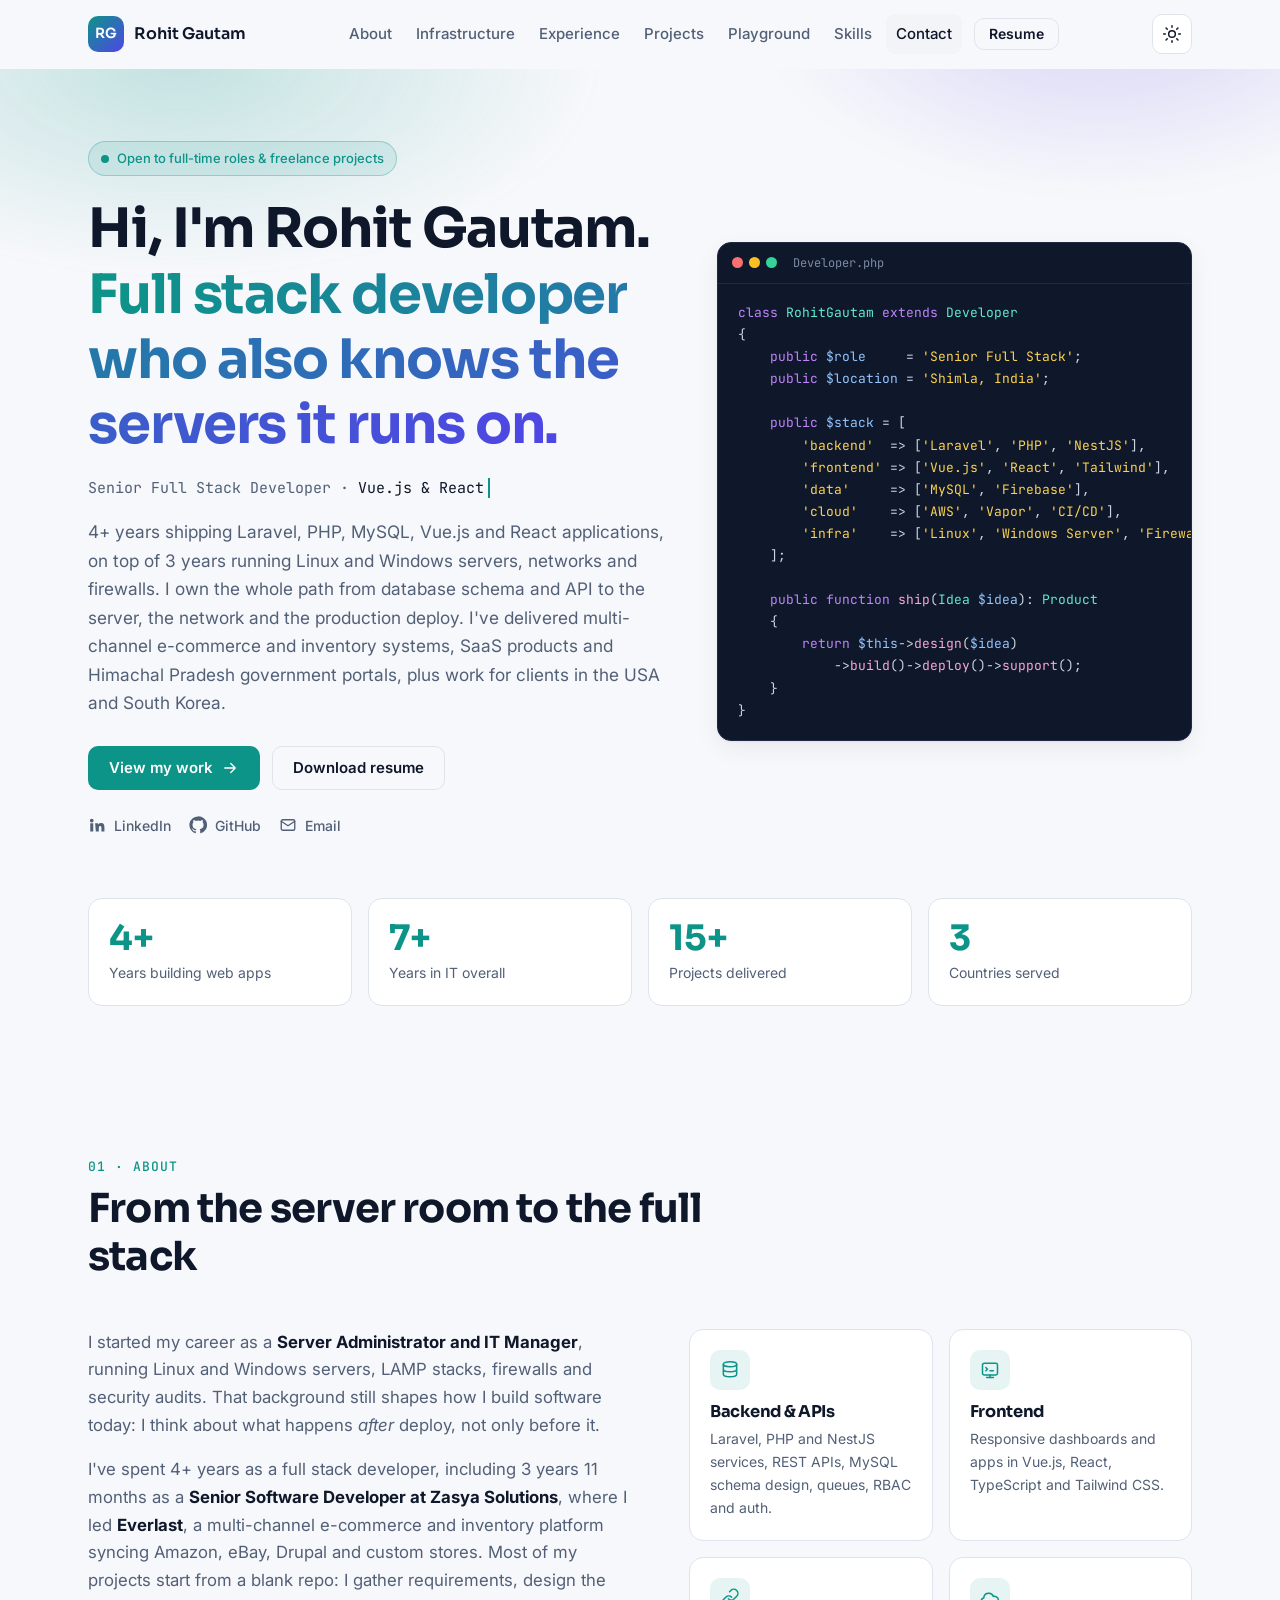
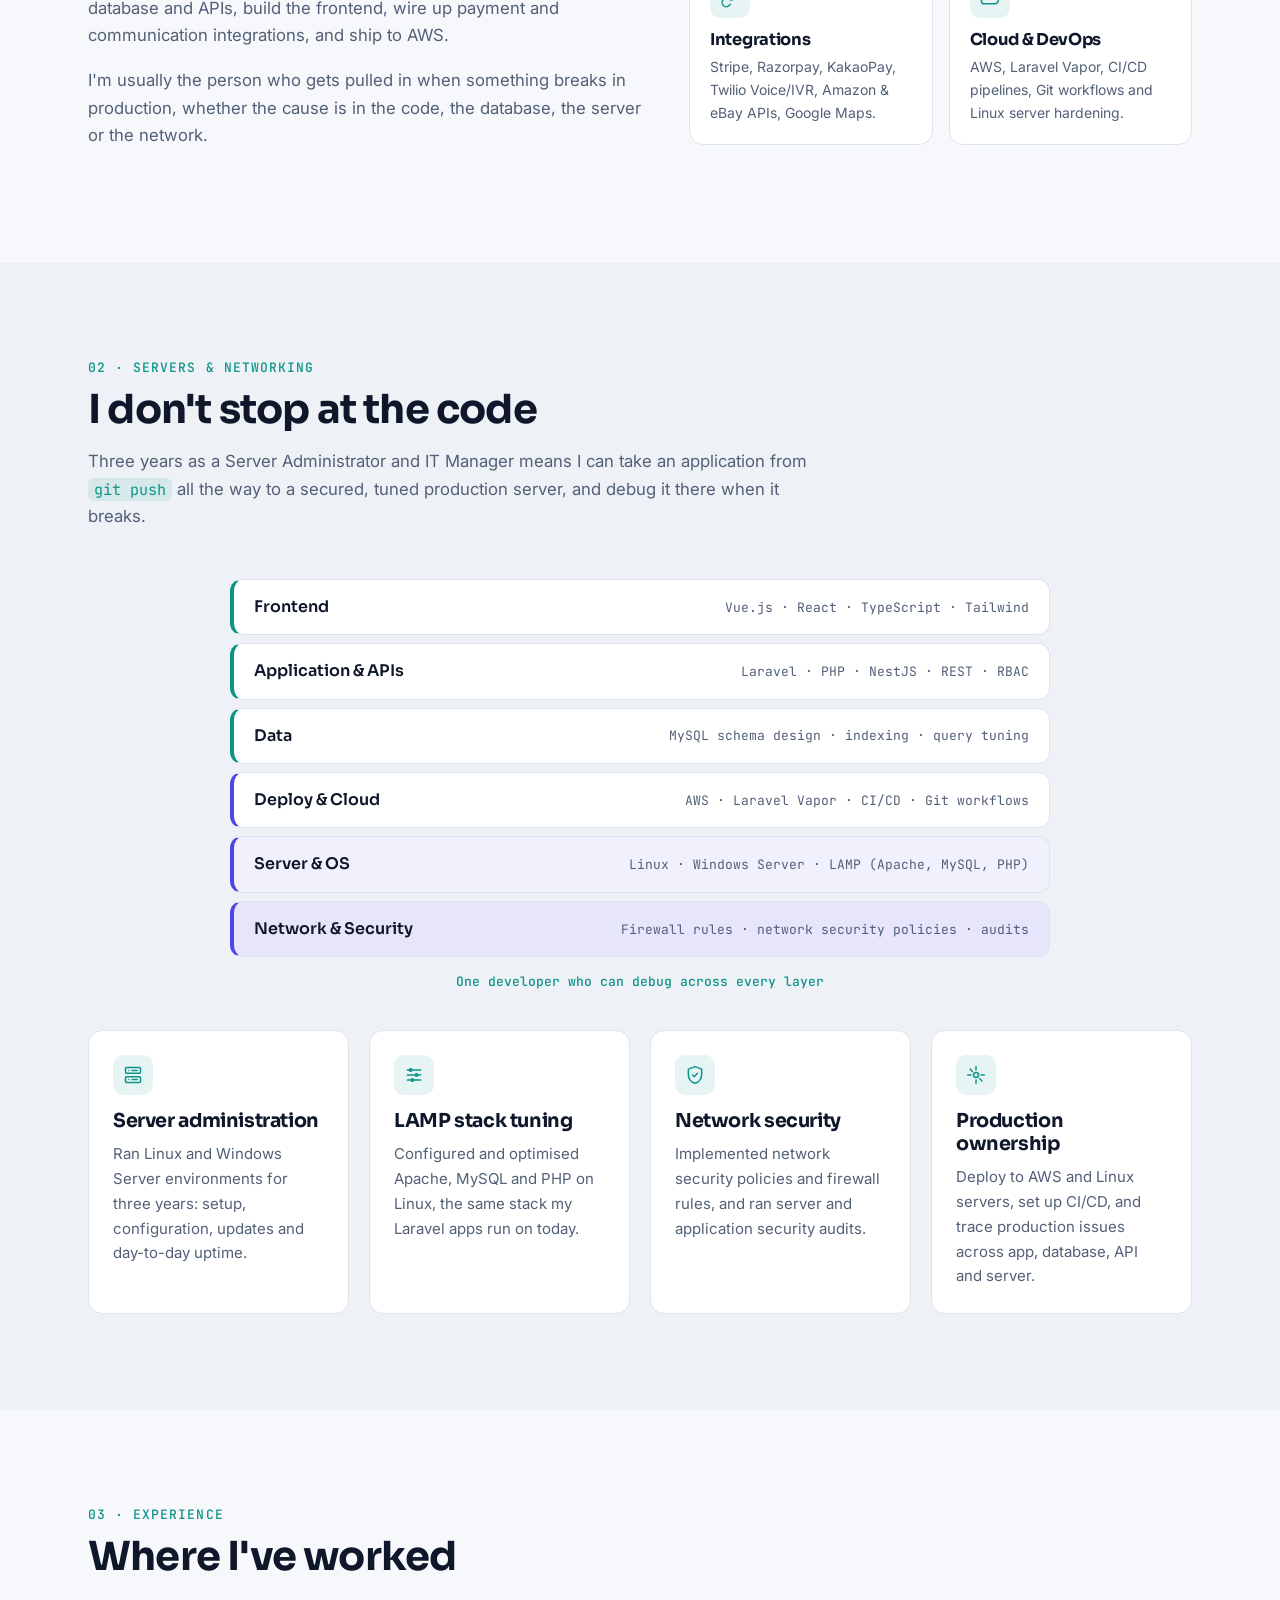
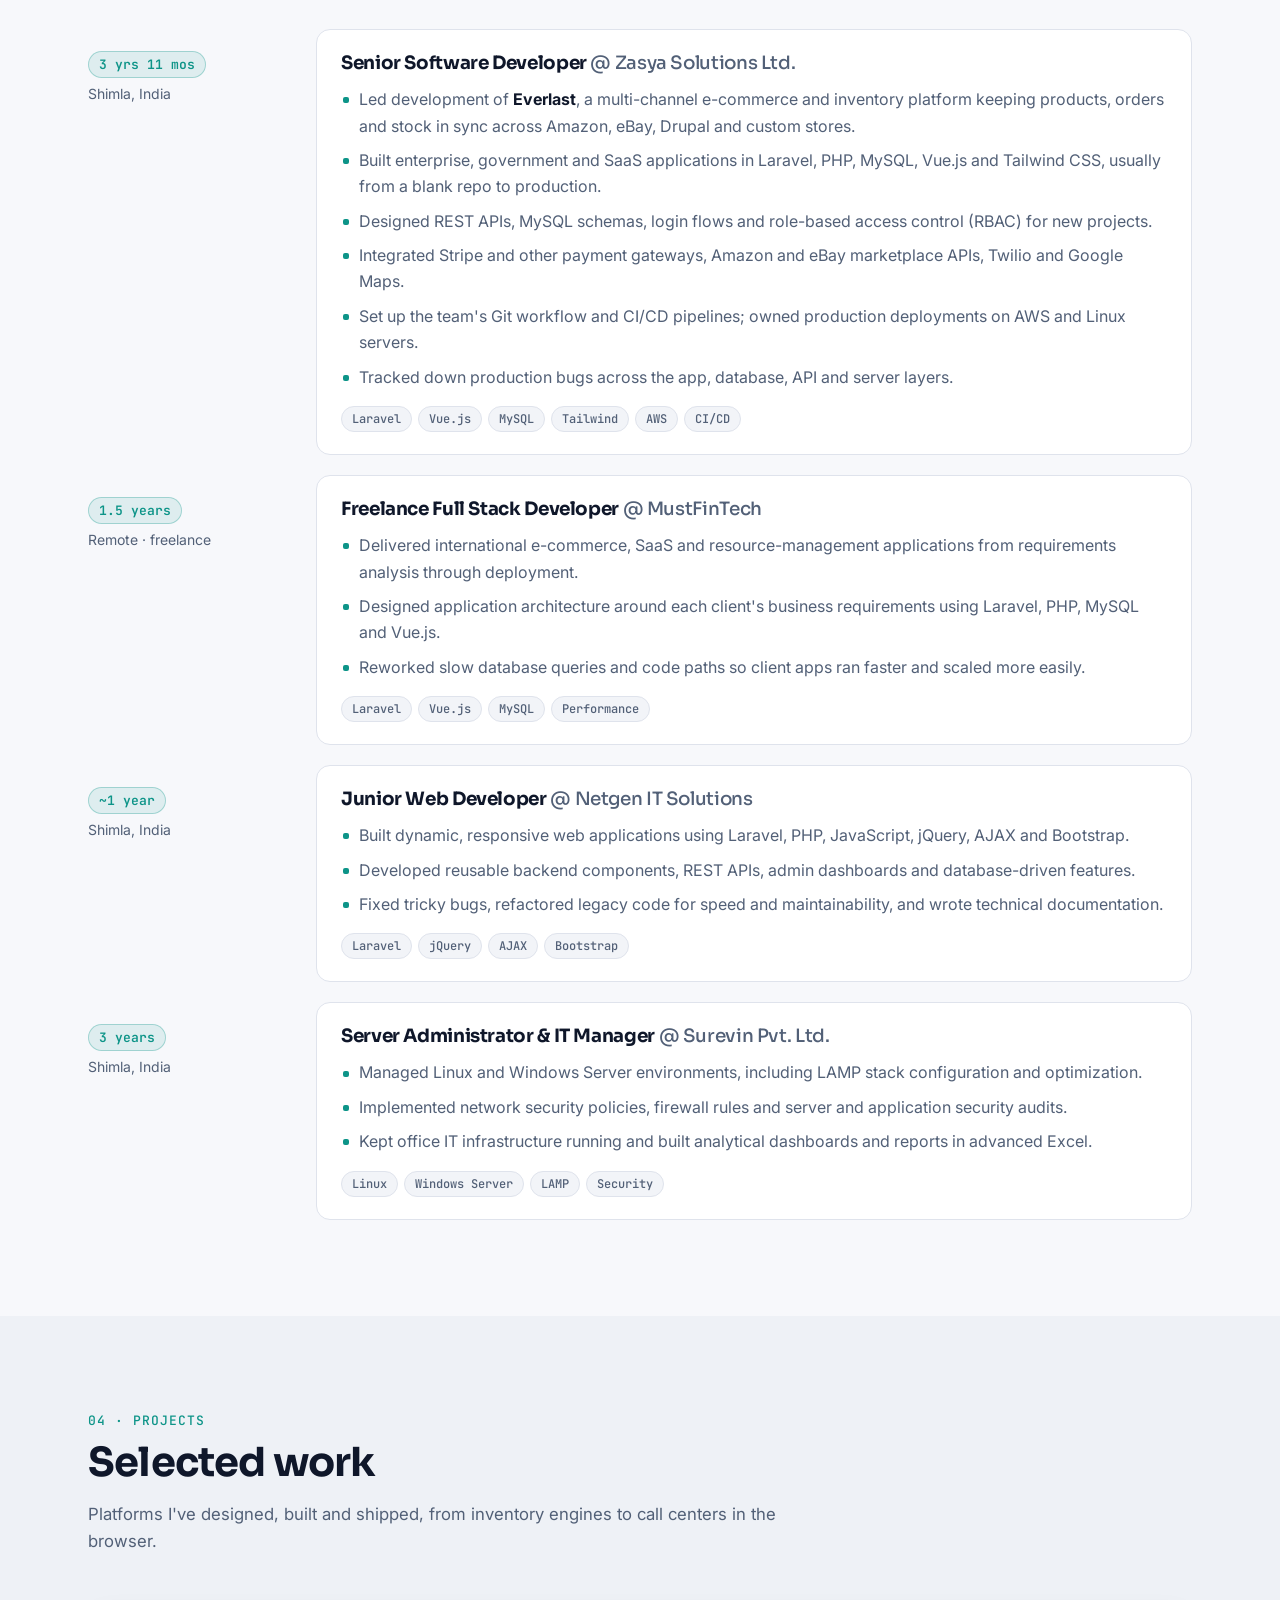
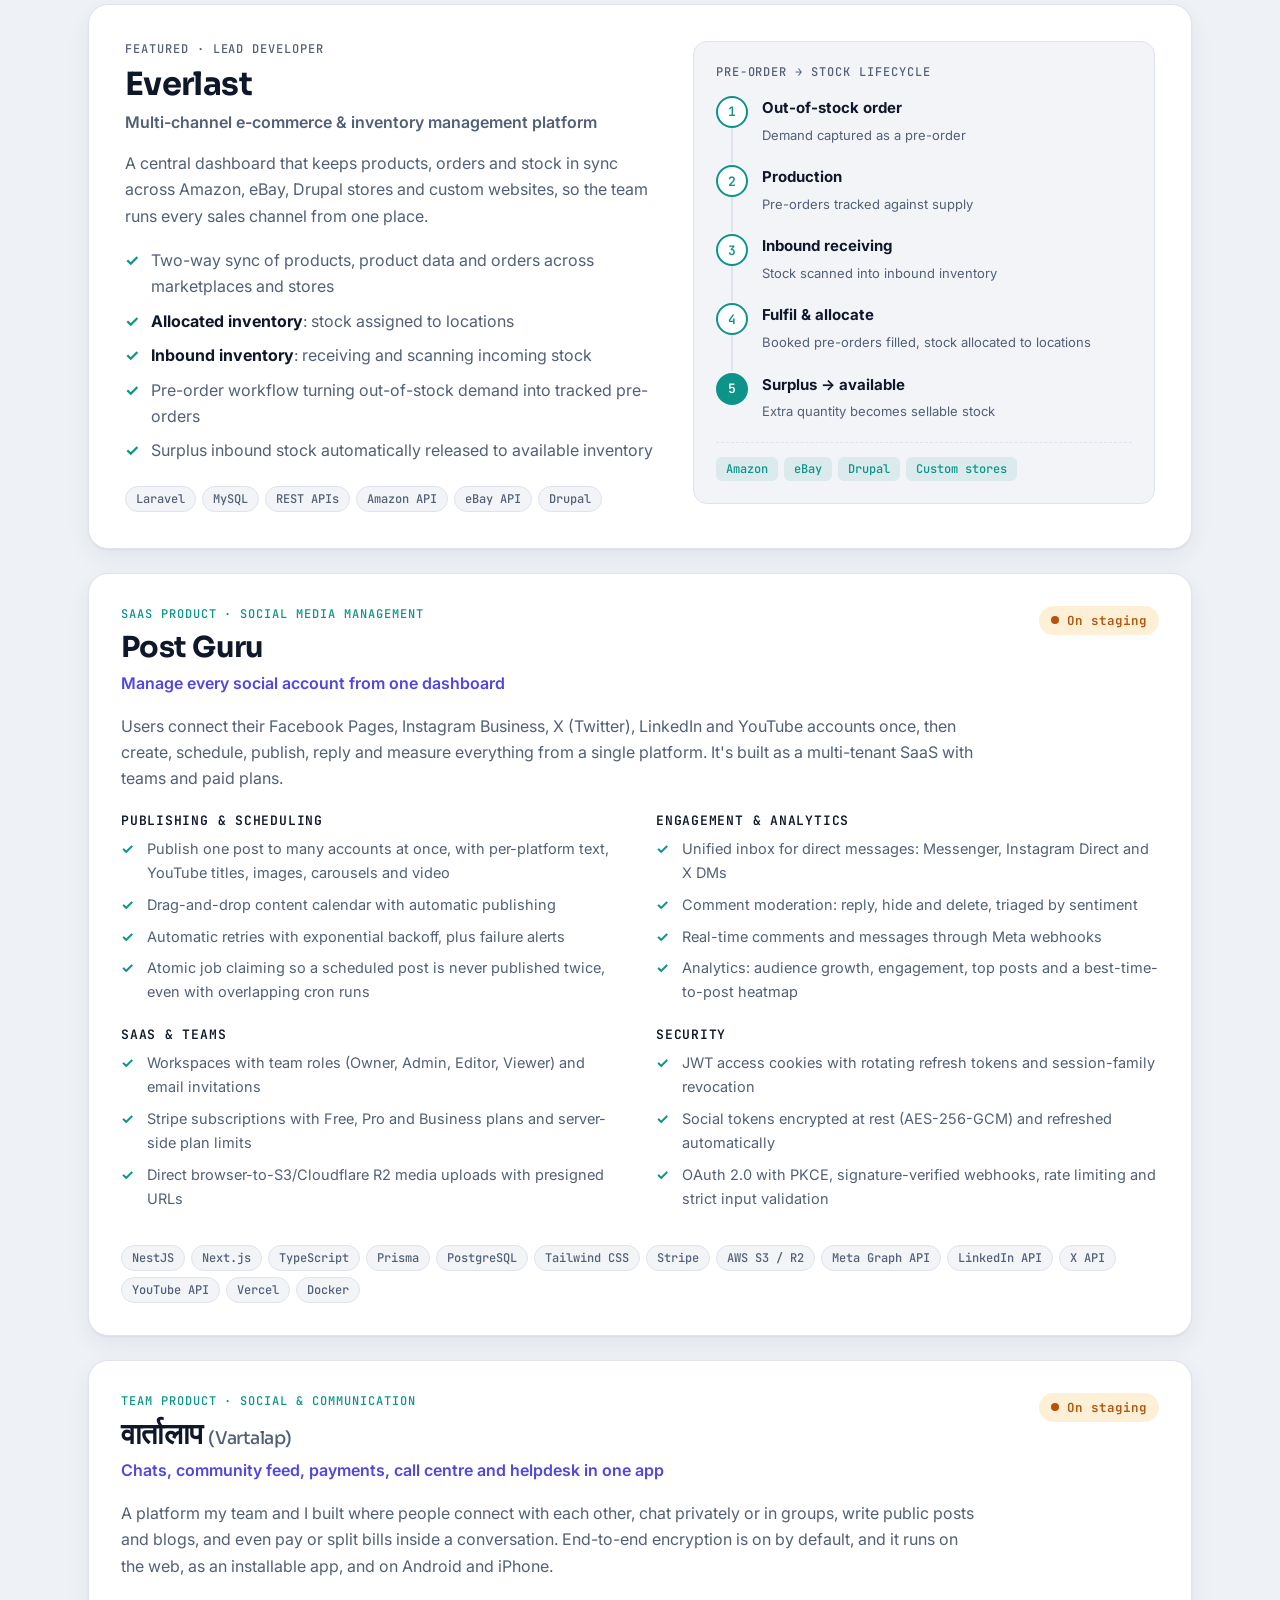
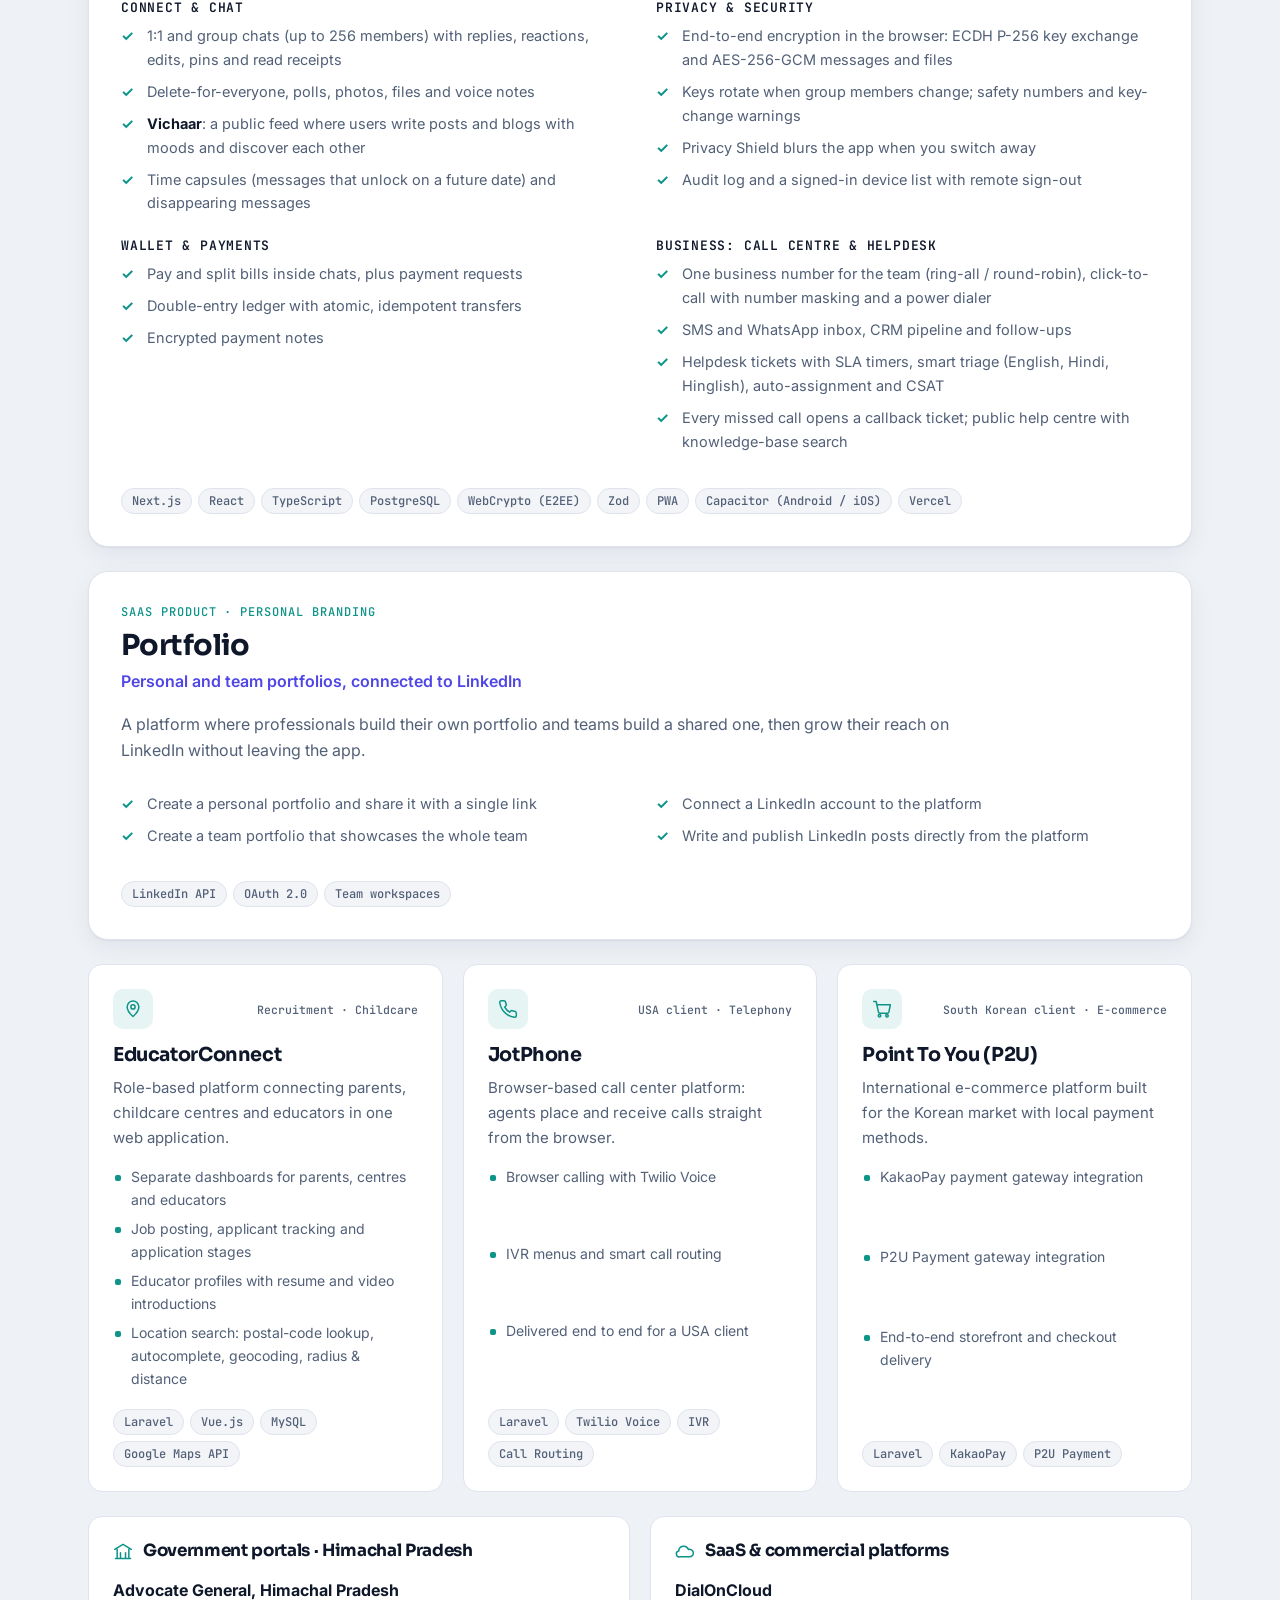
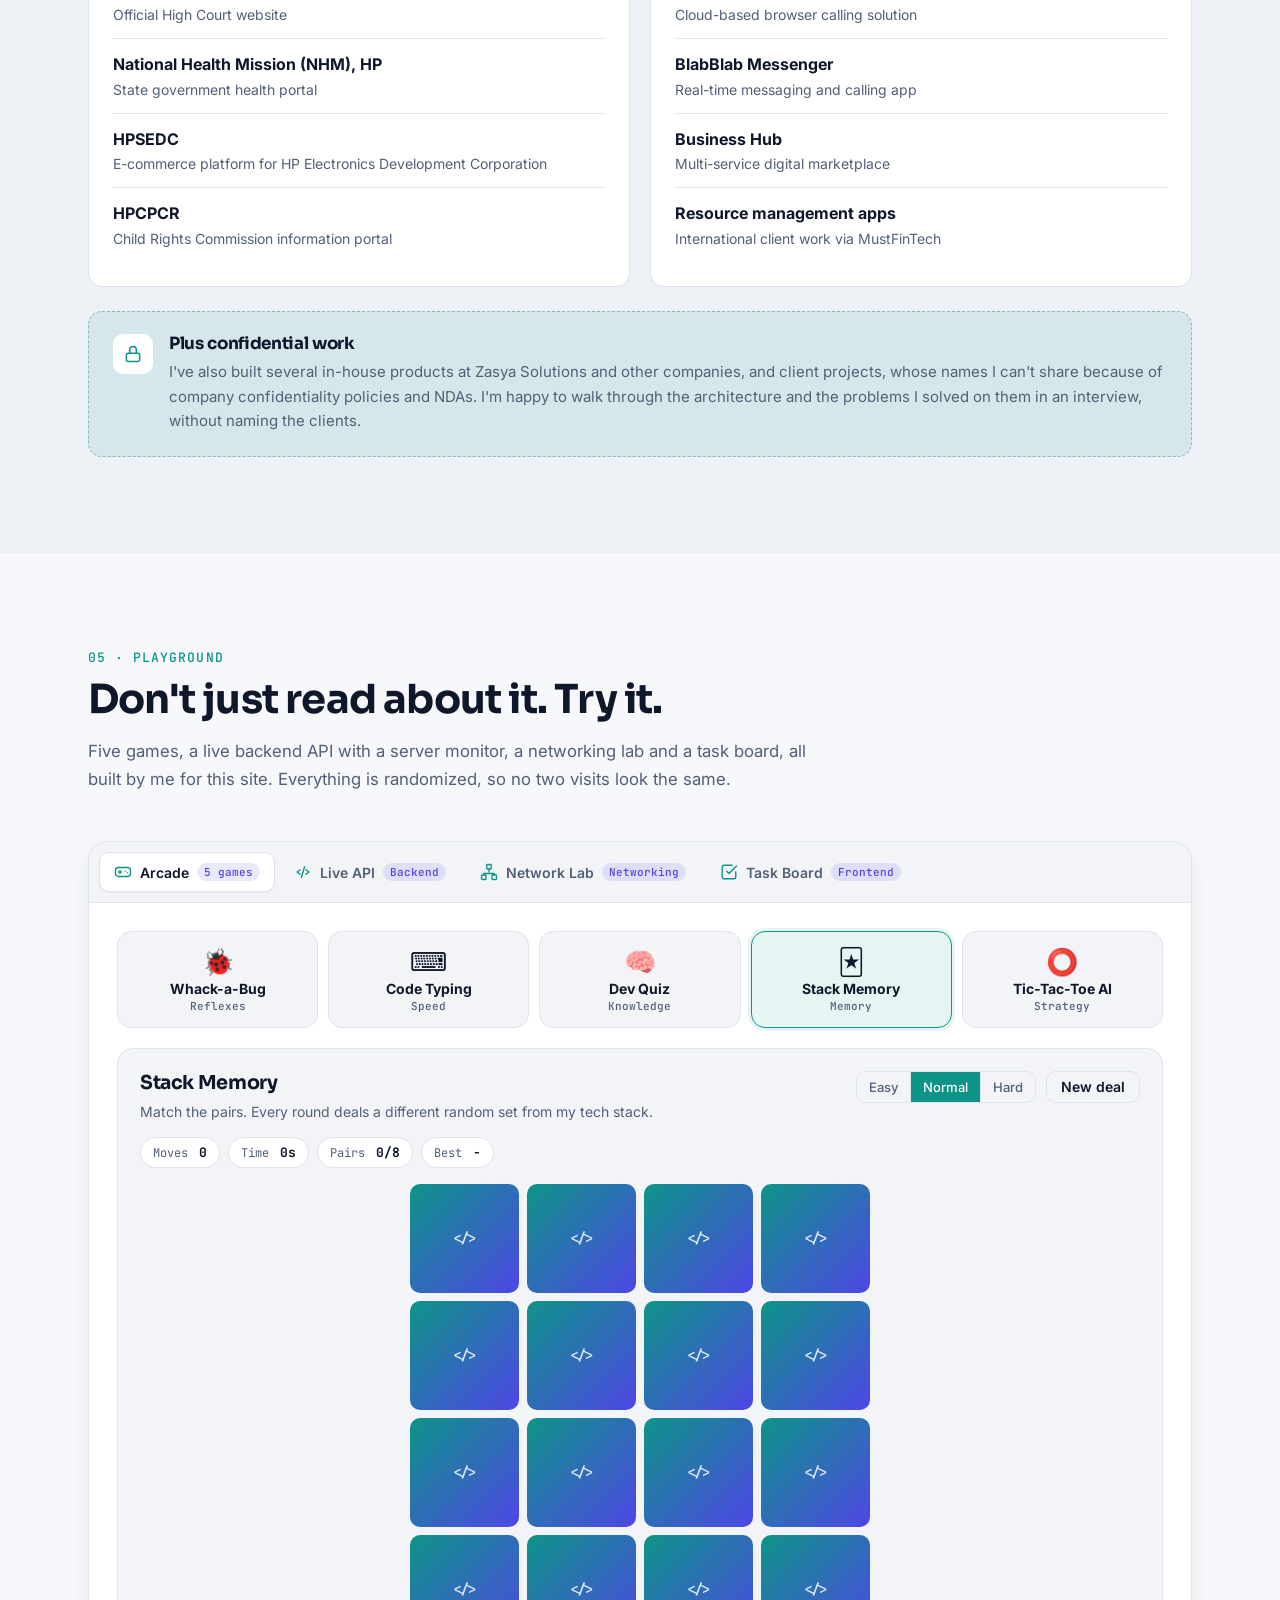
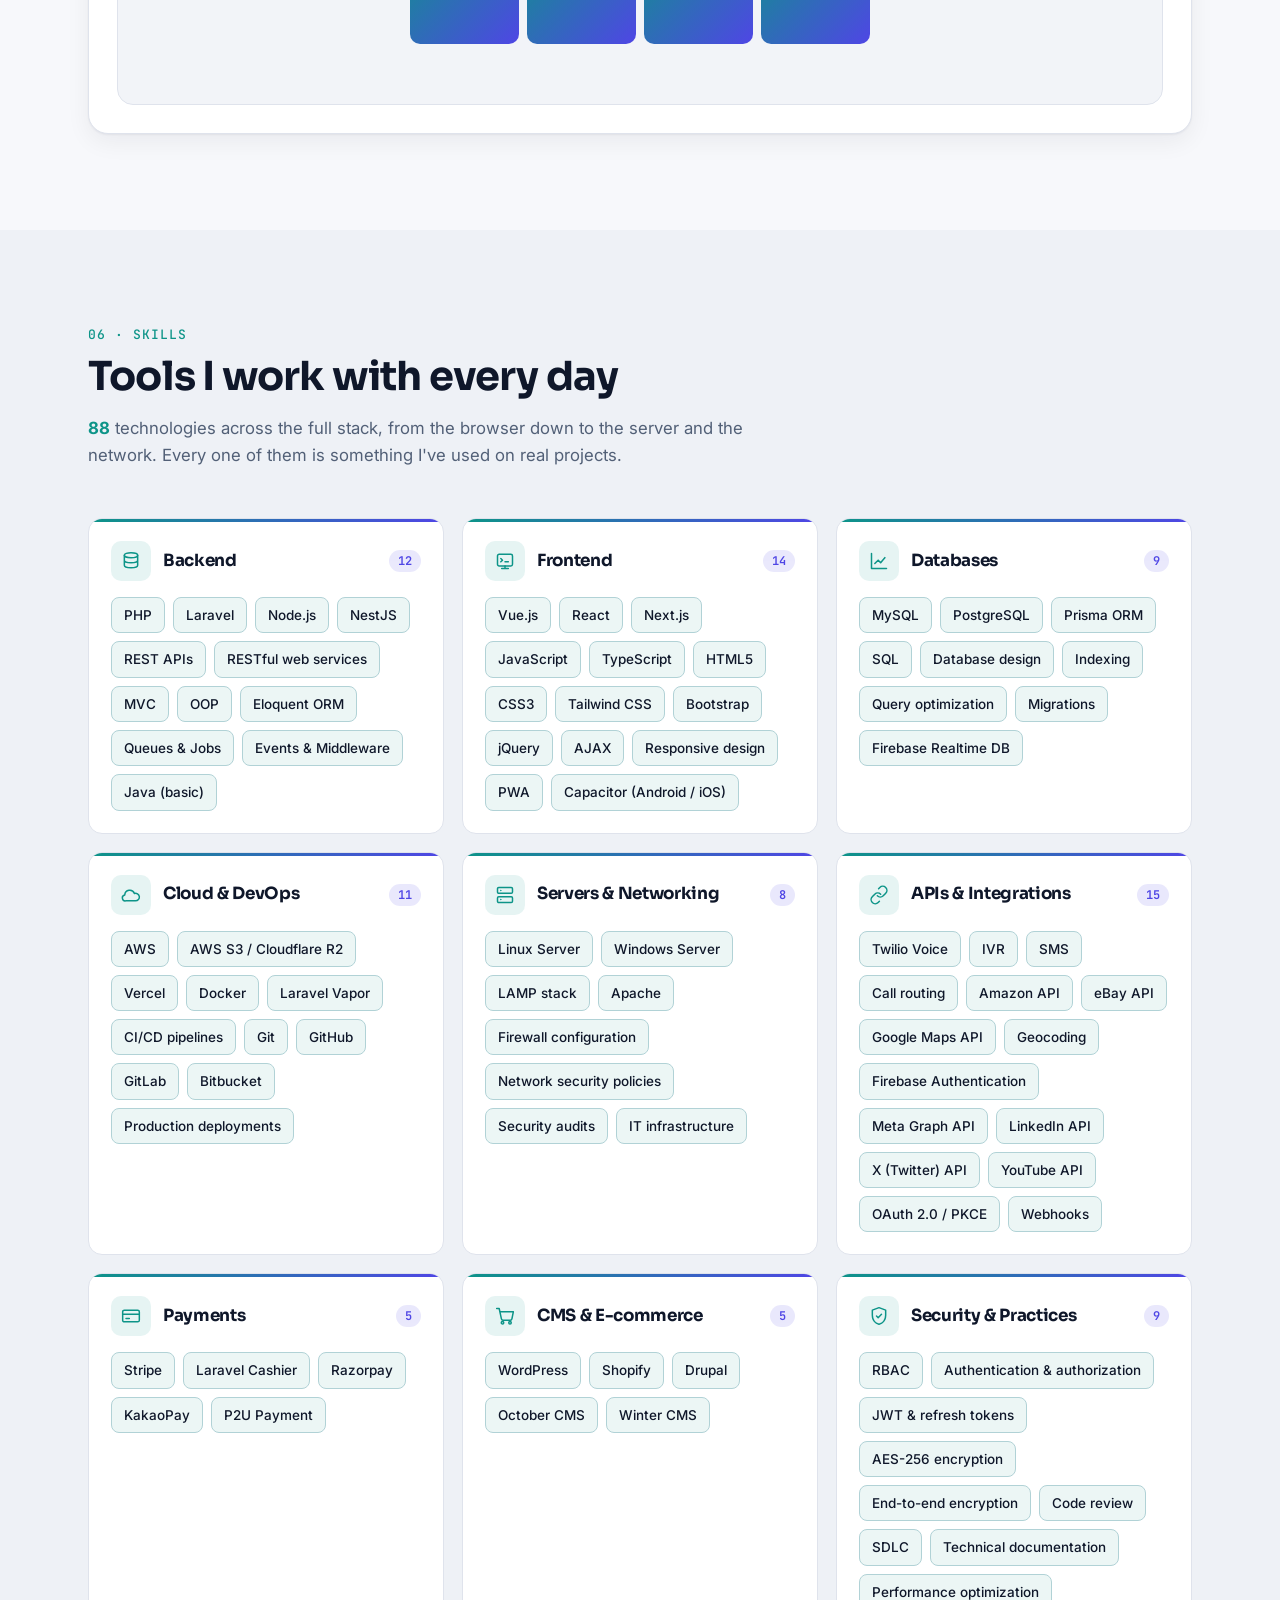
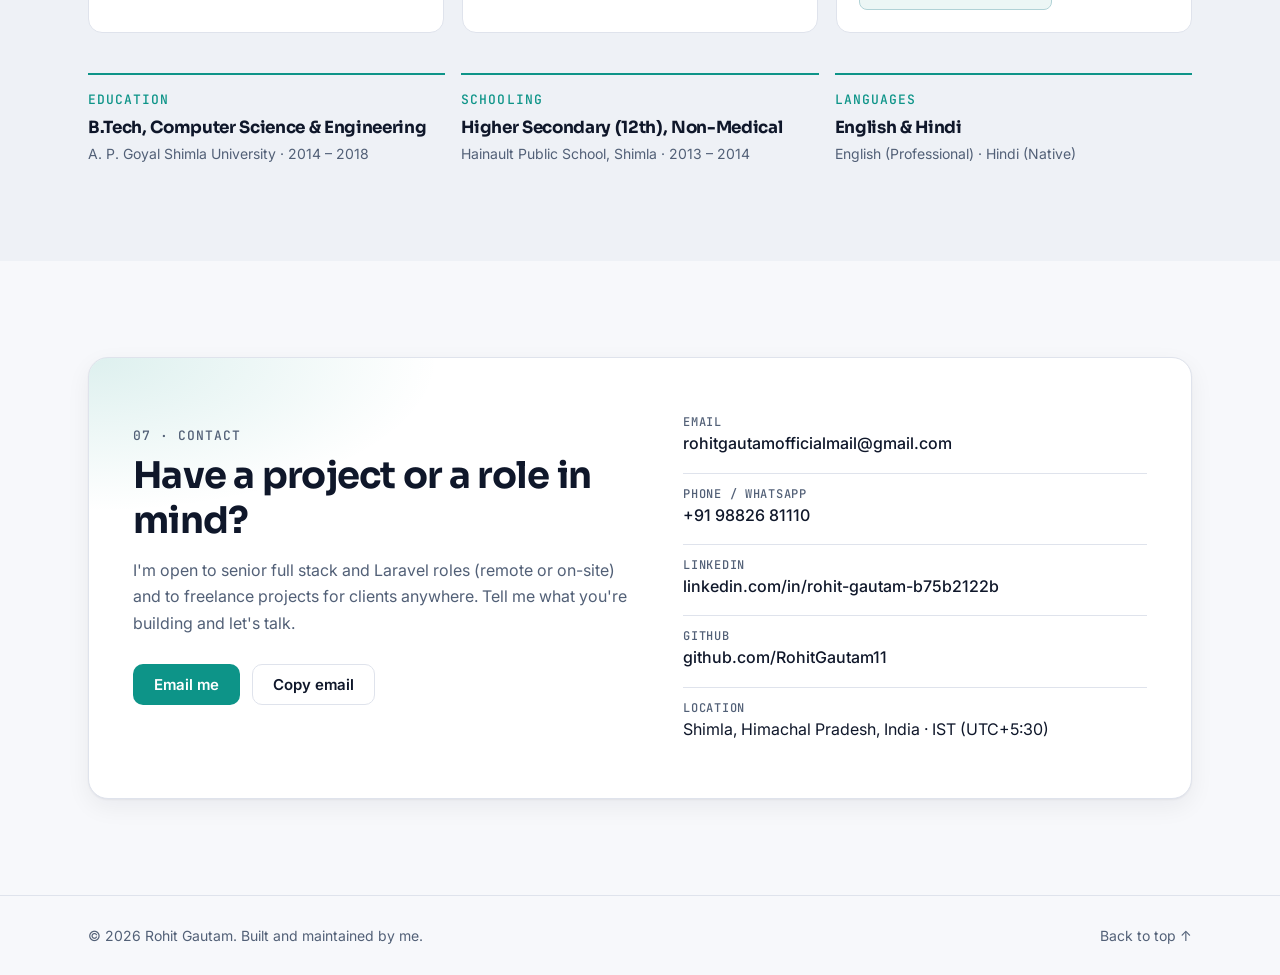
<file: index.html>
<!doctype html>
<html lang="en">
<head>
  <meta charset="utf-8" />
  <meta name="viewport" content="width=device-width, initial-scale=1" />
  <title>Rohit Gautam | Senior Full Stack Developer (Laravel, PHP, Vue.js, React)</title>
  <meta name="description" content="Rohit Gautam is a Senior Full Stack Developer from Shimla, India with server and networking roots: 4+ years building Laravel, PHP, MySQL, Vue.js and React applications and 3 years administering Linux and Windows servers: SaaS products, multi-channel e-commerce, inventory systems and government portals." />
  <meta name="author" content="Rohit Gautam" />
  <meta name="keywords" content="Rohit Gautam, Laravel Developer, PHP Developer, Full Stack Developer, Vue.js, React, MySQL, REST API, Shimla, Himachal Pradesh, India, Freelance Laravel Developer" />
  <meta name="theme-color" content="#0b1120" />

  <link rel="canonical" href="https://rohit-gautam.vercel.app/" />
  <meta property="og:type" content="website" />
  <meta property="og:url" content="https://rohit-gautam.vercel.app/" />
  <meta property="og:title" content="Rohit Gautam | Senior Full Stack Developer" />
  <meta property="og:description" content="Laravel, PHP, Vue.js and React developer building SaaS, e-commerce, inventory and government platforms." />
  <meta name="twitter:card" content="summary" />
  <meta name="twitter:title" content="Rohit Gautam | Senior Full Stack Developer" />
  <meta name="twitter:description" content="Laravel, PHP, Vue.js and React developer building SaaS, e-commerce, inventory and government platforms." />

  <link rel="icon" href="assets/favicon.svg" type="image/svg+xml" />
  <link rel="preconnect" href="https://fonts.googleapis.com" />
  <link rel="preconnect" href="https://fonts.gstatic.com" crossorigin />
  <link href="https://fonts.googleapis.com/css2?family=Inter:wght@400;500;600&family=Sora:wght@500;600;700&family=JetBrains+Mono:wght@400;500&display=swap" rel="stylesheet" />
  <link rel="stylesheet" href="styles.css" />

  <script>
    (function () {
      try {
        var t = localStorage.getItem('theme');
        if (t) document.documentElement.setAttribute('data-theme', t);
      } catch (e) {}
    })();
  </script>

  <script type="application/ld+json">
  {
    "@context": "https://schema.org",
    "@type": "Person",
    "name": "Rohit Gautam",
    "url": "https://rohit-gautam.vercel.app/",
    "jobTitle": "Senior Full Stack Developer",
    "address": { "@type": "PostalAddress", "addressLocality": "Shimla", "addressRegion": "Himachal Pradesh", "addressCountry": "IN" },
    "email": "mailto:rohitgautamofficialmail@gmail.com",
    "sameAs": ["https://www.linkedin.com/in/rohit-gautam-b75b2122b", "https://github.com/RohitGautam11"],
    "knowsAbout": ["Laravel", "PHP", "MySQL", "Vue.js", "React", "REST APIs", "AWS", "Twilio", "Stripe"]
  }
  </script>
</head>
<body>
  <a class="skip" href="#main">Skip to content</a>

  <header class="nav" id="top">
    <div class="container nav__inner">
      <a href="#top" class="logo" aria-label="Rohit Gautam, home">
        <span class="logo__mark">RG</span>
        <span class="logo__name">Rohit Gautam</span>
      </a>
      <nav class="nav__links" id="nav-links" aria-label="Primary">
        <a href="#about">About</a>
        <a href="#infrastructure">Infrastructure</a>
        <a href="#experience">Experience</a>
        <a href="#projects">Projects</a>
        <a href="#playground">Playground</a>
        <a href="#skills">Skills</a>
        <a href="#contact">Contact</a>
        <a href="assets/Rohit_Gautam_Resume.pdf" class="btn btn--sm btn--ghost nav__resume" target="_blank" rel="noopener">Resume</a>
      </nav>
      <div class="nav__actions">
        <button class="icon-btn" id="theme-toggle" aria-label="Toggle color theme">
          <svg class="i-sun" viewBox="0 0 24 24" aria-hidden="true"><circle cx="12" cy="12" r="4"/><path d="M12 2v2M12 20v2M4.9 4.9l1.4 1.4M17.7 17.7l1.4 1.4M2 12h2M20 12h2M4.9 19.1l1.4-1.4M17.7 6.3l1.4-1.4"/></svg>
          <svg class="i-moon" viewBox="0 0 24 24" aria-hidden="true"><path d="M21 12.8A9 9 0 1 1 11.2 3a7 7 0 0 0 9.8 9.8z"/></svg>
        </button>
        <button class="icon-btn nav__burger" id="nav-burger" aria-label="Open menu" aria-expanded="false" aria-controls="nav-links">
          <svg viewBox="0 0 24 24" aria-hidden="true"><path d="M4 7h16M4 12h16M4 17h16"/></svg>
        </button>
      </div>
    </div>
  </header>

  <main id="main">
    <!-- HERO -->
    <section class="hero">
      <div class="hero__glow" aria-hidden="true"></div>
      <div class="container hero__grid">
        <div class="hero__copy">
          <p class="badge"><span class="dot"></span> Open to full-time roles &amp; freelance projects</p>
          <h1 class="hero__title">
            Hi, I'm Rohit Gautam.<br />
            <span class="grad">Full stack developer who also knows the servers it runs on.</span>
          </h1>
          <p class="hero__role">Senior Full Stack Developer &middot; <span class="rotator" id="rotator">Laravel &amp; PHP</span></p>
          <p class="hero__lead">
            <span data-years-since="2022-04">4</span>+ years shipping Laravel, PHP, MySQL, Vue.js and React applications, on top of 3 years running
            Linux and Windows servers, networks and firewalls. I own the whole path from database schema and API
            to the server, the network and the production deploy. I've delivered multi-channel e-commerce and inventory systems, SaaS
            products and Himachal Pradesh government portals, plus work for clients in the USA and South Korea.
          </p>
          <div class="hero__cta">
            <a href="#projects" class="btn btn--primary">View my work
              <svg viewBox="0 0 24 24" aria-hidden="true"><path d="M5 12h14M13 6l6 6-6 6"/></svg>
            </a>
            <a href="assets/Rohit_Gautam_Resume.pdf" class="btn btn--ghost" target="_blank" rel="noopener">Download resume</a>
          </div>
          <ul class="hero__social" aria-label="Profiles">
            <li><a href="https://www.linkedin.com/in/rohit-gautam-b75b2122b" target="_blank" rel="noopener" aria-label="LinkedIn">
              <svg viewBox="0 0 24 24" aria-hidden="true"><path class="fill" d="M4.98 3.5a2.5 2.5 0 1 1 0 5 2.5 2.5 0 0 1 0-5zM3 9.75h4v11H3zM9.5 9.75h3.8v1.5h.06c.53-1 1.83-2.06 3.77-2.06 4.03 0 4.77 2.65 4.77 6.1v5.46h-4v-4.84c0-1.16-.02-2.64-1.61-2.64-1.61 0-1.86 1.26-1.86 2.56v4.92h-4z"/></svg>
              LinkedIn</a></li>
            <li><a href="https://github.com/RohitGautam11" target="_blank" rel="noopener" aria-label="GitHub">
              <svg viewBox="0 0 24 24" aria-hidden="true"><path class="fill" d="M12 .5a11.5 11.5 0 0 0-3.64 22.41c.58.1.79-.25.79-.56v-2c-3.2.7-3.87-1.37-3.87-1.37-.53-1.33-1.28-1.69-1.28-1.69-1.05-.71.08-.7.08-.7 1.16.08 1.77 1.19 1.77 1.19 1.03 1.77 2.7 1.26 3.36.96.1-.75.4-1.26.73-1.55-2.55-.29-5.24-1.28-5.24-5.69 0-1.26.45-2.29 1.19-3.09-.12-.29-.52-1.46.11-3.05 0 0 .97-.31 3.17 1.18a11 11 0 0 1 5.77 0c2.2-1.49 3.17-1.18 3.17-1.18.63 1.59.23 2.76.11 3.05.74.8 1.19 1.83 1.19 3.09 0 4.42-2.7 5.39-5.26 5.68.41.36.78 1.06.78 2.14v3.17c0 .31.21.67.8.56A11.5 11.5 0 0 0 12 .5z"/></svg>
              GitHub</a></li>
            <li><a href="mailto:rohitgautamofficialmail@gmail.com" aria-label="Email">
              <svg viewBox="0 0 24 24" aria-hidden="true"><rect x="3" y="5" width="18" height="14" rx="2"/><path d="m3 7 9 6 9-6"/></svg>
              Email</a></li>
          </ul>
        </div>

        <div class="hero__card" aria-label="Developer profile as code">
          <div class="code">
            <div class="code__bar">
              <span></span><span></span><span></span>
              <em>Developer.php</em>
            </div>
<pre><code><span class="k">class</span> <span class="t">RohitGautam</span> <span class="k">extends</span> <span class="t">Developer</span>
{
    <span class="k">public</span> <span class="v">$role</span>     = <span class="s">'Senior Full Stack'</span>;
    <span class="k">public</span> <span class="v">$location</span> = <span class="s">'Shimla, India'</span>;

    <span class="k">public</span> <span class="v">$stack</span> = [
        <span class="s">'backend'</span>  =&gt; [<span class="s">'Laravel'</span>, <span class="s">'PHP'</span>, <span class="s">'NestJS'</span>],
        <span class="s">'frontend'</span> =&gt; [<span class="s">'Vue.js'</span>, <span class="s">'React'</span>, <span class="s">'Tailwind'</span>],
        <span class="s">'data'</span>     =&gt; [<span class="s">'MySQL'</span>, <span class="s">'Firebase'</span>],
        <span class="s">'cloud'</span>    =&gt; [<span class="s">'AWS'</span>, <span class="s">'Vapor'</span>, <span class="s">'CI/CD'</span>],
        <span class="s">'infra'</span>    =&gt; [<span class="s">'Linux'</span>, <span class="s">'Windows Server'</span>, <span class="s">'Firewalls'</span>],
    ];

    <span class="k">public function</span> <span class="f">ship</span>(<span class="t">Idea</span> <span class="v">$idea</span>): <span class="t">Product</span>
    {
        <span class="k">return</span> <span class="v">$this</span>-&gt;<span class="f">design</span>(<span class="v">$idea</span>)
            -&gt;<span class="f">build</span>()-&gt;<span class="f">deploy</span>()-&gt;<span class="f">support</span>();
    }
}</code></pre>
          </div>
        </div>
      </div>

      <div class="container">
        <dl class="stats">
          <div class="stat"><dt>Years building web apps</dt><dd><span data-years-since="2022-04">4</span>+</dd></div>
          <div class="stat"><dt>Years in IT overall</dt><dd><span data-years-since="2019-05">7</span>+</dd></div>
          <div class="stat"><dt>Projects delivered</dt><dd><span data-count="15">15</span>+</dd></div>
          <div class="stat"><dt>Countries served</dt><dd><span data-count="3">3</span></dd></div>
        </dl>
      </div>
    </section>

    <!-- ABOUT -->
    <section class="section" id="about">
      <div class="container">
        <header class="section__head reveal">
          <p class="eyebrow">01 &middot; About</p>
          <h2>From the server room to the full stack</h2>
        </header>
        <div class="about reveal">
          <div class="about__text">
            <p>
              I started my career as a <strong>Server Administrator and IT Manager</strong>, running Linux and
              Windows servers, LAMP stacks, firewalls and security audits. That background still shapes how I
              build software today: I think about what happens <em>after</em> deploy, not only before it.
            </p>
            <p>
              I've spent <span data-years-since="2022-04">4</span>+ years as a full stack developer, including <span data-since="2023-01" data-format="long">3 years 10 months</span> as a <strong>Senior Software Developer at
              Zasya Solutions</strong>, where I led <strong>Everlast</strong>, a multi-channel e-commerce and inventory
              platform syncing Amazon, eBay, Drupal and custom stores. Most of my projects start from a blank repo:
              I gather requirements, design the database and APIs, build the frontend, wire up payment and
              communication integrations, and ship to AWS.
            </p>
            <p>
              I'm usually the person who gets pulled in when something breaks in production, whether the cause
              is in the code, the database, the server or the network.
            </p>
          </div>
          <ul class="pillars">
            <li class="pillar">
              <span class="pillar__icon"><svg viewBox="0 0 24 24" aria-hidden="true"><ellipse cx="12" cy="5" rx="8" ry="3"/><path d="M4 5v6c0 1.66 3.58 3 8 3s8-1.34 8-3V5M4 11v6c0 1.66 3.58 3 8 3s8-1.34 8-3v-6"/></svg></span>
              <h3>Backend &amp; APIs</h3>
              <p>Laravel, PHP and NestJS services, REST APIs, MySQL schema design, queues, RBAC and auth.</p>
            </li>
            <li class="pillar">
              <span class="pillar__icon"><svg viewBox="0 0 24 24" aria-hidden="true"><rect x="3" y="4" width="18" height="14" rx="2"/><path d="M8 21h8M12 18v3M7 9l2 2-2 2M12 13h4"/></svg></span>
              <h3>Frontend</h3>
              <p>Responsive dashboards and apps in Vue.js, React, TypeScript and Tailwind CSS.</p>
            </li>
            <li class="pillar">
              <span class="pillar__icon"><svg viewBox="0 0 24 24" aria-hidden="true"><path d="M10 13a5 5 0 0 0 7.07 0l3-3a5 5 0 0 0-7.07-7.07l-1.5 1.5"/><path d="M14 11a5 5 0 0 0-7.07 0l-3 3a5 5 0 0 0 7.07 7.07l1.5-1.5"/></svg></span>
              <h3>Integrations</h3>
              <p>Stripe, Razorpay, KakaoPay, Twilio Voice/IVR, Amazon &amp; eBay APIs, Google Maps.</p>
            </li>
            <li class="pillar">
              <span class="pillar__icon"><svg viewBox="0 0 24 24" aria-hidden="true"><path d="M17.5 19a4.5 4.5 0 1 0-1.4-8.78A6 6 0 0 0 4.5 12 3.5 3.5 0 0 0 6 19z"/></svg></span>
              <h3>Cloud &amp; DevOps</h3>
              <p>AWS, Laravel Vapor, CI/CD pipelines, Git workflows and Linux server hardening.</p>
            </li>
          </ul>
        </div>
      </div>
    </section>

    <!-- INFRASTRUCTURE -->
    <section class="section section--alt" id="infrastructure">
      <div class="container">
        <header class="section__head reveal">
          <p class="eyebrow">02 &middot; Servers &amp; Networking</p>
          <h2>I don't stop at the code</h2>
          <p class="section__sub">
            Three years as a Server Administrator and IT Manager means I can take an application from
            <code>git push</code> all the way to a secured, tuned production server, and debug it there when it breaks.
          </p>
        </header>

        <div class="stack reveal" aria-label="Layers I work across, from user to infrastructure">
          <div class="stack__layer"><span class="stack__name">Frontend</span><span class="stack__items">Vue.js &middot; React &middot; TypeScript &middot; Tailwind</span></div>
          <div class="stack__layer"><span class="stack__name">Application &amp; APIs</span><span class="stack__items">Laravel &middot; PHP &middot; NestJS &middot; REST &middot; RBAC</span></div>
          <div class="stack__layer"><span class="stack__name">Data</span><span class="stack__items">MySQL schema design &middot; indexing &middot; query tuning</span></div>
          <div class="stack__layer"><span class="stack__name">Deploy &amp; Cloud</span><span class="stack__items">AWS &middot; Laravel Vapor &middot; CI/CD &middot; Git workflows</span></div>
          <div class="stack__layer"><span class="stack__name">Server &amp; OS</span><span class="stack__items">Linux &middot; Windows Server &middot; LAMP (Apache, MySQL, PHP)</span></div>
          <div class="stack__layer stack__layer--base"><span class="stack__name">Network &amp; Security</span><span class="stack__items">Firewall rules &middot; network security policies &middot; audits</span></div>
          <p class="stack__note">One developer who can debug across every layer</p>
        </div>

        <div class="cards cards--4">
          <article class="card reveal">
            <div class="card__top"><span class="card__icon"><svg viewBox="0 0 24 24" aria-hidden="true"><rect x="3" y="3" width="18" height="7" rx="1.5"/><rect x="3" y="14" width="18" height="7" rx="1.5"/><path d="M7 6.5h.01M7 17.5h.01M11 6.5h6M11 17.5h6"/></svg></span></div>
            <h3>Server administration</h3>
            <p>Ran Linux and Windows Server environments for three years: setup, configuration, updates and day-to-day uptime.</p>
          </article>
          <article class="card reveal">
            <div class="card__top"><span class="card__icon"><svg viewBox="0 0 24 24" aria-hidden="true"><path d="M4 6h16M4 12h16M4 18h16"/><circle cx="8" cy="6" r="1.5"/><circle cx="15" cy="12" r="1.5"/><circle cx="10" cy="18" r="1.5"/></svg></span></div>
            <h3>LAMP stack tuning</h3>
            <p>Configured and optimised Apache, MySQL and PHP on Linux, the same stack my Laravel apps run on today.</p>
          </article>
          <article class="card reveal">
            <div class="card__top"><span class="card__icon"><svg viewBox="0 0 24 24" aria-hidden="true"><path d="M12 2 4 5v6c0 5 3.4 9.4 8 11 4.6-1.6 8-6 8-11V5z"/><path d="m9 12 2 2 4-4"/></svg></span></div>
            <h3>Network security</h3>
            <p>Implemented network security policies and firewall rules, and ran server and application security audits.</p>
          </article>
          <article class="card reveal">
            <div class="card__top"><span class="card__icon"><svg viewBox="0 0 24 24" aria-hidden="true"><path d="M12 2v4M12 18v4M4.9 4.9l2.8 2.8M16.3 16.3l2.8 2.8M2 12h4M18 12h4"/><circle cx="12" cy="12" r="3"/></svg></span></div>
            <h3>Production ownership</h3>
            <p>Deploy to AWS and Linux servers, set up CI/CD, and trace production issues across app, database, API and server.</p>
          </article>
        </div>
      </div>
    </section>

    <!-- EXPERIENCE -->
    <section class="section" id="experience">
      <div class="container">
        <header class="section__head reveal">
          <p class="eyebrow">03 &middot; Experience</p>
          <h2>Where I've worked</h2>
        </header>

        <ol class="timeline">
          <li class="job reveal">
            <div class="job__meta">
              <span class="job__dur" data-since="2023-01" title="Since January 2023">3 yrs 10 mos</span>
              <span class="job__place">Shimla, India</span>
            </div>
            <div class="job__body">
              <h3>Senior Software Developer <span class="at">@ Zasya Solutions Ltd.</span></h3>
              <ul>
                <li>Led development of <strong>Everlast</strong>, a multi-channel e-commerce and inventory platform keeping products, orders and stock in sync across Amazon, eBay, Drupal and custom stores.</li>
                <li>Built enterprise, government and SaaS applications in Laravel, PHP, MySQL, Vue.js and Tailwind CSS, usually from a blank repo to production.</li>
                <li>Designed REST APIs, MySQL schemas, login flows and role-based access control (RBAC) for new projects.</li>
                <li>Integrated Stripe and other payment gateways, Amazon and eBay marketplace APIs, Twilio and Google Maps.</li>
                <li>Set up the team's Git workflow and CI/CD pipelines; owned production deployments on AWS and Linux servers.</li>
                <li>Tracked down production bugs across the app, database, API and server layers.</li>
              </ul>
              <ul class="tags"><li>Laravel</li><li>Vue.js</li><li>MySQL</li><li>Tailwind</li><li>AWS</li><li>CI/CD</li></ul>
            </div>
          </li>

          <li class="job reveal">
            <div class="job__meta">
              <span class="job__dur">1.5 years</span>
              <span class="job__place">Remote &middot; freelance</span>
            </div>
            <div class="job__body">
              <h3>Freelance Full Stack Developer <span class="at">@ MustFinTech</span></h3>
              <ul>
                <li>Delivered international e-commerce, SaaS and resource-management applications from requirements analysis through deployment.</li>
                <li>Designed application architecture around each client's business requirements using Laravel, PHP, MySQL and Vue.js.</li>
                <li>Reworked slow database queries and code paths so client apps ran faster and scaled more easily.</li>
              </ul>
              <ul class="tags"><li>Laravel</li><li>Vue.js</li><li>MySQL</li><li>Performance</li></ul>
            </div>
          </li>

          <li class="job reveal">
            <div class="job__meta">
              <span class="job__dur">~1 year</span>
              <span class="job__place">Shimla, India</span>
            </div>
            <div class="job__body">
              <h3>Junior Web Developer <span class="at">@ Netgen IT Solutions</span></h3>
              <ul>
                <li>Built dynamic, responsive web applications using Laravel, PHP, JavaScript, jQuery, AJAX and Bootstrap.</li>
                <li>Developed reusable backend components, REST APIs, admin dashboards and database-driven features.</li>
                <li>Fixed tricky bugs, refactored legacy code for speed and maintainability, and wrote technical documentation.</li>
              </ul>
              <ul class="tags"><li>Laravel</li><li>jQuery</li><li>AJAX</li><li>Bootstrap</li></ul>
            </div>
          </li>

          <li class="job reveal">
            <div class="job__meta">
              <span class="job__dur">3 years</span>
              <span class="job__place">Shimla, India</span>
            </div>
            <div class="job__body">
              <h3>Server Administrator &amp; IT Manager <span class="at">@ Surevin Pvt. Ltd.</span></h3>
              <ul>
                <li>Managed Linux and Windows Server environments, including LAMP stack configuration and optimization.</li>
                <li>Implemented network security policies, firewall rules and server and application security audits.</li>
                <li>Kept office IT infrastructure running and built analytical dashboards and reports in advanced Excel.</li>
              </ul>
              <ul class="tags"><li>Linux</li><li>Windows Server</li><li>LAMP</li><li>Security</li></ul>
            </div>
          </li>
        </ol>
      </div>
    </section>

    <!-- PROJECTS -->
    <section class="section section--alt" id="projects">
      <div class="container">
        <header class="section__head reveal">
          <p class="eyebrow">04 &middot; Projects</p>
          <h2>Selected work</h2>
          <p class="section__sub">Platforms I've designed, built and shipped, from inventory engines to call centers in the browser.</p>
        </header>

        <!-- Everlast feature -->
        <article class="feature reveal">
          <div class="feature__copy">
            <p class="kicker">Featured &middot; Lead developer</p>
            <h3>Everlast</h3>
            <p class="feature__sub">Multi-channel e-commerce &amp; inventory management platform</p>
            <p>
              A central dashboard that keeps products, orders and stock in sync across Amazon, eBay,
              Drupal stores and custom websites, so the team runs every sales channel from one place.
            </p>
            <ul class="checks">
              <li>Two-way sync of products, product data and orders across marketplaces and stores</li>
              <li><strong>Allocated inventory</strong>: stock assigned to locations</li>
              <li><strong>Inbound inventory</strong>: receiving and scanning incoming stock</li>
              <li>Pre-order workflow turning out-of-stock demand into tracked pre-orders</li>
              <li>Surplus inbound stock automatically released to available inventory</li>
            </ul>
            <ul class="tags"><li>Laravel</li><li>MySQL</li><li>REST APIs</li><li>Amazon API</li><li>eBay API</li><li>Drupal</li></ul>
          </div>
          <div class="flow" aria-label="Everlast pre-order and inventory flow">
            <p class="flow__title">Pre-order &rarr; stock lifecycle</p>
            <ol class="flow__steps">
              <li><span>1</span><div><strong>Out-of-stock order</strong><small>Demand captured as a pre-order</small></div></li>
              <li><span>2</span><div><strong>Production</strong><small>Pre-orders tracked against supply</small></div></li>
              <li><span>3</span><div><strong>Inbound receiving</strong><small>Stock scanned into inbound inventory</small></div></li>
              <li><span>4</span><div><strong>Fulfil &amp; allocate</strong><small>Booked pre-orders filled, stock allocated to locations</small></div></li>
              <li class="flow__end"><span>5</span><div><strong>Surplus &rarr; available</strong><small>Extra quantity becomes sellable stock</small></div></li>
            </ol>
            <div class="flow__channels">
              <span>Amazon</span><span>eBay</span><span>Drupal</span><span>Custom stores</span>
            </div>
          </div>
        </article>

        <!-- Products -->
        <article class="product reveal">
          <div class="product__head">
            <div>
              <p class="kicker">SaaS product &middot; Social media management</p>
              <h3>Post Guru</h3>
              <p class="product__sub">Manage every social account from one dashboard</p>
            </div>
            <span class="status status--staging"><span class="status__dot"></span>On staging</span>
          </div>
          <p class="product__lead">
            Users connect their Facebook Pages, Instagram Business, X (Twitter), LinkedIn and YouTube accounts once, then
            create, schedule, publish, reply and measure everything from a single platform. It's built as a multi-tenant SaaS
            with teams and paid plans.
          </p>
          <div class="product__grid">
            <div class="fgroup">
              <h4>Publishing &amp; scheduling</h4>
              <ul class="checks">
                <li>Publish one post to many accounts at once, with per-platform text, YouTube titles, images, carousels and video</li>
                <li>Drag-and-drop content calendar with automatic publishing</li>
                <li>Automatic retries with exponential backoff, plus failure alerts</li>
                <li>Atomic job claiming so a scheduled post is never published twice, even with overlapping cron runs</li>
              </ul>
            </div>
            <div class="fgroup">
              <h4>Engagement &amp; analytics</h4>
              <ul class="checks">
                <li>Unified inbox for direct messages: Messenger, Instagram Direct and X DMs</li>
                <li>Comment moderation: reply, hide and delete, triaged by sentiment</li>
                <li>Real-time comments and messages through Meta webhooks</li>
                <li>Analytics: audience growth, engagement, top posts and a best-time-to-post heatmap</li>
              </ul>
            </div>
            <div class="fgroup">
              <h4>SaaS &amp; teams</h4>
              <ul class="checks">
                <li>Workspaces with team roles (Owner, Admin, Editor, Viewer) and email invitations</li>
                <li>Stripe subscriptions with Free, Pro and Business plans and server-side plan limits</li>
                <li>Direct browser-to-S3/Cloudflare R2 media uploads with presigned URLs</li>
              </ul>
            </div>
            <div class="fgroup">
              <h4>Security</h4>
              <ul class="checks">
                <li>JWT access cookies with rotating refresh tokens and session-family revocation</li>
                <li>Social tokens encrypted at rest (AES-256-GCM) and refreshed automatically</li>
                <li>OAuth 2.0 with PKCE, signature-verified webhooks, rate limiting and strict input validation</li>
              </ul>
            </div>
          </div>
          <ul class="tags"><li>NestJS</li><li>Next.js</li><li>TypeScript</li><li>Prisma</li><li>PostgreSQL</li><li>Tailwind CSS</li><li>Stripe</li><li>AWS S3 / R2</li><li>Meta Graph API</li><li>LinkedIn API</li><li>X API</li><li>YouTube API</li><li>Vercel</li><li>Docker</li></ul>
        </article>

        <article class="product reveal">
          <div class="product__head">
            <div>
              <p class="kicker">Team product &middot; Social &amp; communication</p>
              <h3>वार्तालाप <span class="product__alt">(Vartalap)</span></h3>
              <p class="product__sub">Chats, community feed, payments, call centre and helpdesk in one app</p>
            </div>
            <span class="status status--staging"><span class="status__dot"></span>On staging</span>
          </div>
          <p class="product__lead">
            A platform my team and I built where people connect with each other, chat privately or in groups, write public
            posts and blogs, and even pay or split bills inside a conversation. End-to-end encryption is on by default, and
            it runs on the web, as an installable app, and on Android and iPhone.
          </p>
          <div class="product__grid">
            <div class="fgroup">
              <h4>Connect &amp; chat</h4>
              <ul class="checks">
                <li>1:1 and group chats (up to 256 members) with replies, reactions, edits, pins and read receipts</li>
                <li>Delete-for-everyone, polls, photos, files and voice notes</li>
                <li><strong>Vichaar</strong>: a public feed where users write posts and blogs with moods and discover each other</li>
                <li>Time capsules (messages that unlock on a future date) and disappearing messages</li>
              </ul>
            </div>
            <div class="fgroup">
              <h4>Privacy &amp; security</h4>
              <ul class="checks">
                <li>End-to-end encryption in the browser: ECDH P-256 key exchange and AES-256-GCM messages and files</li>
                <li>Keys rotate when group members change; safety numbers and key-change warnings</li>
                <li>Privacy Shield blurs the app when you switch away</li>
                <li>Audit log and a signed-in device list with remote sign-out</li>
              </ul>
            </div>
            <div class="fgroup">
              <h4>Wallet &amp; payments</h4>
              <ul class="checks">
                <li>Pay and split bills inside chats, plus payment requests</li>
                <li>Double-entry ledger with atomic, idempotent transfers</li>
                <li>Encrypted payment notes</li>
              </ul>
            </div>
            <div class="fgroup">
              <h4>Business: call centre &amp; helpdesk</h4>
              <ul class="checks">
                <li>One business number for the team (ring-all / round-robin), click-to-call with number masking and a power dialer</li>
                <li>SMS and WhatsApp inbox, CRM pipeline and follow-ups</li>
                <li>Helpdesk tickets with SLA timers, smart triage (English, Hindi, Hinglish), auto-assignment and CSAT</li>
                <li>Every missed call opens a callback ticket; public help centre with knowledge-base search</li>
              </ul>
            </div>
          </div>
          <ul class="tags"><li>Next.js</li><li>React</li><li>TypeScript</li><li>PostgreSQL</li><li>WebCrypto (E2EE)</li><li>Zod</li><li>PWA</li><li>Capacitor (Android / iOS)</li><li>Vercel</li></ul>
        </article>

        <article class="product product--compact reveal">
          <div class="product__head">
            <div>
              <p class="kicker">SaaS product &middot; Personal branding</p>
              <h3>Portfolio</h3>
              <p class="product__sub">Personal and team portfolios, connected to LinkedIn</p>
            </div>
          </div>
          <p class="product__lead">
            A platform where professionals build their own portfolio and teams build a shared one, then grow their reach on
            LinkedIn without leaving the app.
          </p>
          <div class="product__grid">
            <div class="fgroup">
              <ul class="checks">
                <li>Create a personal portfolio and share it with a single link</li>
                <li>Create a team portfolio that showcases the whole team</li>
              </ul>
            </div>
            <div class="fgroup">
              <ul class="checks">
                <li>Connect a LinkedIn account to the platform</li>
                <li>Write and publish LinkedIn posts directly from the platform</li>
              </ul>
            </div>
          </div>
          <ul class="tags"><li>LinkedIn API</li><li>OAuth 2.0</li><li>Team workspaces</li></ul>
        </article>

        <div class="cards">
          <article class="card reveal">
            <div class="card__top">
              <span class="card__icon"><svg viewBox="0 0 24 24" aria-hidden="true"><path d="M12 21s-7-6.2-7-11.5A7 7 0 0 1 19 9.5C19 14.8 12 21 12 21z"/><circle cx="12" cy="9.5" r="2.5"/></svg></span>
              <span class="card__label">Recruitment &middot; Childcare</span>
            </div>
            <h3>EducatorConnect</h3>
            <p>Role-based platform connecting parents, childcare centres and educators in one web application.</p>
            <ul class="mini">
              <li>Separate dashboards for parents, centres and educators</li>
              <li>Job posting, applicant tracking and application stages</li>
              <li>Educator profiles with resume and video introductions</li>
              <li>Location search: postal-code lookup, autocomplete, geocoding, radius &amp; distance</li>
            </ul>
            <ul class="tags"><li>Laravel</li><li>Vue.js</li><li>MySQL</li><li>Google Maps API</li></ul>
          </article>

          <article class="card reveal">
            <div class="card__top">
              <span class="card__icon"><svg viewBox="0 0 24 24" aria-hidden="true"><path d="M22 16.9v3a2 2 0 0 1-2.2 2 19.8 19.8 0 0 1-8.6-3.1 19.5 19.5 0 0 1-6-6A19.8 19.8 0 0 1 2.1 4.2 2 2 0 0 1 4.1 2h3a2 2 0 0 1 2 1.7c.1.9.4 1.8.7 2.7a2 2 0 0 1-.5 2.1L8 9.8a16 16 0 0 0 6 6l1.3-1.3a2 2 0 0 1 2.1-.4c.9.3 1.8.6 2.7.7a2 2 0 0 1 1.7 2z"/></svg></span>
              <span class="card__label">USA client &middot; Telephony</span>
            </div>
            <h3>JotPhone</h3>
            <p>Browser-based call center platform: agents place and receive calls straight from the browser.</p>
            <ul class="mini">
              <li>Browser calling with Twilio Voice</li>
              <li>IVR menus and smart call routing</li>
              <li>Delivered end to end for a USA client</li>
            </ul>
            <ul class="tags"><li>Laravel</li><li>Twilio Voice</li><li>IVR</li><li>Call Routing</li></ul>
          </article>

          <article class="card reveal">
            <div class="card__top">
              <span class="card__icon"><svg viewBox="0 0 24 24" aria-hidden="true"><circle cx="9" cy="20" r="1.5"/><circle cx="18" cy="20" r="1.5"/><path d="M2 3h3l2.7 12.4a2 2 0 0 0 2 1.6h8.6a2 2 0 0 0 2-1.6L22 7H6"/></svg></span>
              <span class="card__label">South Korean client &middot; E-commerce</span>
            </div>
            <h3>Point To You (P2U)</h3>
            <p>International e-commerce platform built for the Korean market with local payment methods.</p>
            <ul class="mini">
              <li>KakaoPay payment gateway integration</li>
              <li>P2U Payment gateway integration</li>
              <li>End-to-end storefront and checkout delivery</li>
            </ul>
            <ul class="tags"><li>Laravel</li><li>KakaoPay</li><li>P2U Payment</li></ul>
          </article>
        </div>

        <div class="split">
          <div class="panel reveal">
            <h3 class="panel__title">
              <svg viewBox="0 0 24 24" aria-hidden="true"><path d="M3 21h18M5 21V10M19 21V10M9 21v-7M15 21v-7M2 10l10-6 10 6"/></svg>
              Government portals &middot; Himachal Pradesh
            </h3>
            <ul class="list">
              <li><strong>Advocate General, Himachal Pradesh</strong><span>Official High Court website</span></li>
              <li><strong>National Health Mission (NHM), HP</strong><span>State government health portal</span></li>
              <li><strong>HPSEDC</strong><span>E-commerce platform for HP Electronics Development Corporation</span></li>
              <li><strong>HPCPCR</strong><span>Child Rights Commission information portal</span></li>
            </ul>
          </div>
          <div class="panel reveal">
            <h3 class="panel__title">
              <svg viewBox="0 0 24 24" aria-hidden="true"><path d="M17.5 19a4.5 4.5 0 1 0-1.4-8.78A6 6 0 0 0 4.5 12 3.5 3.5 0 0 0 6 19z"/></svg>
              SaaS &amp; commercial platforms
            </h3>
            <ul class="list">
              <li><strong>DialOnCloud</strong><span>Cloud-based browser calling solution</span></li>
              <li><strong>BlabBlab Messenger</strong><span>Real-time messaging and calling app</span></li>
              <li><strong>Business Hub</strong><span>Multi-service digital marketplace</span></li>
              <li><strong>Resource management apps</strong><span>International client work via MustFinTech</span></li>
            </ul>
          </div>
        </div>

        <div class="nda reveal">
          <span class="nda__icon"><svg viewBox="0 0 24 24" aria-hidden="true"><rect x="4" y="11" width="16" height="10" rx="2"/><path d="M8 11V7a4 4 0 0 1 8 0v4"/></svg></span>
          <div>
            <h3>Plus confidential work</h3>
            <p>
              I've also built several in-house products at Zasya Solutions and other companies, and client projects, whose names
              I can't share because of company confidentiality policies and NDAs. I'm happy to walk through the architecture and
              the problems I solved on them in an interview, without naming the clients.
            </p>
          </div>
        </div>
      </div>
    </section>

    <!-- PLAYGROUND -->
    <section class="section" id="playground">
      <div class="container">
        <header class="section__head reveal">
          <p class="eyebrow">05 &middot; Playground</p>
          <h2>Don't just read about it. Try it.</h2>
          <p class="section__sub">
            Five games, a live backend API with a server monitor, a networking lab and a task board, all built by me
            for this site. Everything is randomized, so no two visits look the same.
          </p>
        </header>

        <div class="pg reveal">
          <div class="pg__tabs" role="tablist" aria-label="Live demos">
            <button role="tab" id="tab-games" aria-controls="panel-games" aria-selected="true" class="pg__tab">
              <svg viewBox="0 0 24 24" aria-hidden="true"><rect x="2" y="6" width="20" height="12" rx="4"/><path d="M6 12h4M8 10v4M15 11h.01M18 13h.01"/></svg>
              Arcade <span class="pg__kind">5 games</span>
            </button>
            <button role="tab" id="tab-api" aria-controls="panel-api" aria-selected="false" tabindex="-1" class="pg__tab">
              <svg viewBox="0 0 24 24" aria-hidden="true"><path d="m8 9-4 3 4 3M16 9l4 3-4 3M14 5l-4 14"/></svg>
              Live API <span class="pg__kind">Backend</span>
            </button>
            <button role="tab" id="tab-net" aria-controls="panel-net" aria-selected="false" tabindex="-1" class="pg__tab">
              <svg viewBox="0 0 24 24" aria-hidden="true"><rect x="9" y="2" width="6" height="6" rx="1"/><rect x="2" y="16" width="6" height="6" rx="1"/><rect x="16" y="16" width="6" height="6" rx="1"/><path d="M12 8v4M5 16v-2h14v2"/></svg>
              Network Lab <span class="pg__kind">Networking</span>
            </button>
            <button role="tab" id="tab-tasks" aria-controls="panel-tasks" aria-selected="false" tabindex="-1" class="pg__tab">
              <svg viewBox="0 0 24 24" aria-hidden="true"><path d="M9 11l3 3L22 4"/><path d="M21 12v7a2 2 0 0 1-2 2H5a2 2 0 0 1-2-2V5a2 2 0 0 1 2-2h11"/></svg>
              Task Board <span class="pg__kind">Frontend</span>
            </button>
          </div>

          <!-- ARCADE -->
          <div class="pg__panel" role="tabpanel" id="panel-games" aria-labelledby="tab-games">
            <div class="arcade__menu" role="group" aria-label="Choose a game">
              <button type="button" class="arcade__pick" data-game="whack"><span class="arcade__emoji" aria-hidden="true">🐞</span><b>Whack-a-Bug</b><small>Reflexes</small></button>
              <button type="button" class="arcade__pick" data-game="typing"><span class="arcade__emoji" aria-hidden="true">⌨️</span><b>Code Typing</b><small>Speed</small></button>
              <button type="button" class="arcade__pick" data-game="quiz"><span class="arcade__emoji" aria-hidden="true">🧠</span><b>Dev Quiz</b><small>Knowledge</small></button>
              <button type="button" class="arcade__pick" data-game="memory"><span class="arcade__emoji" aria-hidden="true">🃏</span><b>Stack Memory</b><small>Memory</small></button>
              <button type="button" class="arcade__pick" data-game="ttt"><span class="arcade__emoji" aria-hidden="true">⭕</span><b>Tic-Tac-Toe AI</b><small>Strategy</small></button>
            </div>

            <!-- Whack-a-Bug -->
            <div class="game" data-stage="whack" hidden>
              <div class="game__head">
                <div><h3>Whack-a-Bug</h3><p class="game__sub">Bugs are popping up on the production servers. Squash them fast, build combos, but <b>don't click the ⭐ features</b>. It speeds up as you go.</p></div>
                <button class="btn btn--primary btn--sm" id="wb-start" type="button">Start (30s)</button>
              </div>
              <div class="hud"><span>Score <b id="wb-score">0</b></span><span>Time <b id="wb-time">30</b>s</span><span>Combo <b id="wb-combo">x1</b></span><span>Best <b id="wb-best">0</b></span></div>
              <div class="wb__grid" id="wb-grid"></div>
              <p class="game__msg" id="wb-msg" role="status">Press Start. You have 30 seconds.</p>
            </div>

            <!-- Code Typing -->
            <div class="game" data-stage="typing" hidden>
              <div class="game__head">
                <div><h3>Code Typing Test</h3><p class="game__sub">Type the line exactly as shown: real Laravel, SQL, JavaScript and Linux one-liners. The timer starts on your first key.</p></div>
                <button class="btn btn--ghost btn--sm" id="ty-next" type="button">New snippet</button>
              </div>
              <div class="hud"><span>WPM <b id="ty-wpm">0</b></span><span>Accuracy <b id="ty-acc">100%</b></span><span>Language <b id="ty-lang">-</b></span><span>Best <b id="ty-best">0 WPM</b></span></div>
              <div class="ty__target" id="ty-target" aria-hidden="true"></div>
              <label class="sr" for="ty-input">Type the code snippet</label>
              <input id="ty-input" class="inp inp--mono ty__input" type="text" autocomplete="off" autocorrect="off" autocapitalize="off" spellcheck="false" placeholder="Start typing here..." />
              <p class="game__msg" id="ty-msg" role="status"></p>
            </div>

            <!-- Dev Quiz -->
            <div class="game" data-stage="quiz" hidden>
              <div class="game__head">
                <div><h3>Dev Quiz</h3><p class="game__sub">10 random questions on HTTP, networking, SQL, Laravel, JavaScript, Linux and security. 15 seconds each, and faster answers score more.</p></div>
                <button class="btn btn--primary btn--sm" id="qz-start" type="button">Start quiz</button>
              </div>
              <div class="hud"><span>Question <b id="qz-num">0/10</b></span><span>Score <b id="qz-score">0</b></span><span>Streak <b id="qz-streak">0</b></span><span>Best <b id="qz-best">0</b></span></div>
              <div class="qz__timer"><span id="qz-bar"></span></div>
              <div class="qz__body" id="qz-body">
                <p class="qz__cat" id="qz-cat"></p>
                <p class="qz__q" id="qz-q">Ready? A new random set every round.</p>
                <div class="qz__opts" id="qz-opts"></div>
                <p class="qz__exp" id="qz-exp" role="status"></p>
              </div>
            </div>

            <!-- Memory -->
            <div class="game" data-stage="memory" hidden>
              <div class="game__head">
                <div><h3>Stack Memory</h3><p class="game__sub">Match the pairs. Every round deals a different random set from my tech stack.</p></div>
                <div class="game__ctl">
                  <div class="seg" role="group" aria-label="Difficulty" id="mem-diff">
                    <button type="button" data-n="6">Easy</button>
                    <button type="button" data-n="8" class="is-on">Normal</button>
                    <button type="button" data-n="10">Hard</button>
                  </div>
                  <button class="btn btn--ghost btn--sm" id="mem-restart" type="button">New deal</button>
                </div>
              </div>
              <div class="hud"><span>Moves <b id="mem-moves">0</b></span><span>Time <b id="mem-time">0s</b></span><span>Pairs <b id="mem-pairs">0/8</b></span><span>Best <b id="mem-best">-</b></span></div>
              <div class="mem__grid" id="mem-grid"></div>
              <p class="game__msg" id="mem-msg" role="status"></p>
            </div>

            <!-- Tic-tac-toe -->
            <div class="game" data-stage="ttt" hidden>
              <div class="game__head">
                <div><h3>Tic-Tac-Toe vs. AI</h3><p class="game__sub">You are X. Pick a level: the Impossible AI uses the minimax algorithm and never loses. Who starts alternates every game.</p></div>
                <div class="game__ctl">
                  <div class="seg" role="group" aria-label="AI level" id="ttt-level">
                    <button type="button" data-l="easy">Easy</button>
                    <button type="button" data-l="medium" class="is-on">Medium</button>
                    <button type="button" data-l="impossible">Impossible</button>
                  </div>
                  <button class="btn btn--ghost btn--sm" id="ttt-restart" type="button">New game</button>
                </div>
              </div>
              <div class="hud"><span>You <b id="ttt-w">0</b></span><span>Draws <b id="ttt-d">0</b></span><span>AI <b id="ttt-l">0</b></span></div>
              <div class="ttt" id="ttt"></div>
              <p class="game__msg" id="ttt-msg" role="status">Your move.</p>
            </div>
          </div>

          <!-- LIVE API -->
          <div class="pg__panel" role="tabpanel" id="panel-api" aria-labelledby="tab-api" hidden>
            <div class="pg__intro">
              <p>
                A real REST API running as Node.js serverless functions on Vercel. <strong>Receive stock</strong> uses the same logic
                I built for Everlast: incoming stock fills pending pre-orders oldest first, and the surplus is split across warehouses.
                Every request is randomized. Edit the JSON, break it on purpose to see the Laravel-style <code>422</code>, or start
                the server monitor.
              </p>
              <ul class="pg__shows"><li>REST design</li><li>Validation &amp; status codes</li><li>Business logic</li><li>Serverless</li><li>Monitoring</li></ul>
            </div>
            <div class="api">
              <div class="api__req">
                <div class="api__line">
                  <label class="sr" for="api-preset">Request</label>
                  <select id="api-preset" class="inp inp--sel">
                    <option value="receive">POST /api/inventory/receive</option>
                    <option value="invalid">POST /api/inventory/receive (broken body)</option>
                    <option value="health">GET /api/health</option>
                  </select>
                </div>
                <div class="api__line">
                  <button class="btn btn--ghost btn--sm" id="api-random" type="button">🎲 Randomize</button>
                  <button class="btn btn--primary btn--sm" id="api-send" type="button">Send request
                    <svg viewBox="0 0 24 24" aria-hidden="true"><path d="M5 12h14M13 6l6 6-6 6"/></svg>
                  </button>
                </div>
                <label class="api__label" for="api-body">Request body (JSON)</label>
                <textarea id="api-body" class="api__code" spellcheck="false" rows="15"></textarea>
                <p class="api__curl"><span>cURL</span><code id="api-curl"></code></p>
              </div>
              <div class="api__res">
                <div class="api__meta">
                  <span class="api__label">Response</span>
                  <span class="api__status" id="api-status">Waiting</span>
                  <span class="api__time" id="api-time"></span>
                </div>
                <div class="api__viz" id="api-viz" hidden></div>
                <pre class="api__code api__out" id="api-out">// Press "Send request" to call the live API</pre>
                <div class="api__hist">
                  <span class="api__label">Request history</span>
                  <ol id="api-hist"><li class="api__empty">No requests yet</li></ol>
                </div>
              </div>
            </div>

            <div class="mon">
              <div class="mon__head">
                <div>
                  <h3>Live server monitor</h3>
                  <p>Pings <code>GET /api/health</code> every second for 30 seconds and charts the round-trip time from your browser to the server.</p>
                </div>
                <button class="btn btn--primary btn--sm" id="mon-btn" type="button">Start monitoring</button>
              </div>
              <div class="mon__stats" id="mon-stats">
                <div><span>Status</span><b id="mon-state">Idle</b></div>
                <div><span>Last</span><b id="mon-last">-</b></div>
                <div><span>Avg</span><b id="mon-avg">-</b></div>
                <div><span>Min / Max</span><b id="mon-mm">-</b></div>
                <div><span>Region</span><b id="mon-region">-</b></div>
                <div><span>Uptime (session)</span><b id="mon-up">-</b></div>
              </div>
              <svg class="mon__chart" id="mon-chart" viewBox="0 0 600 120" preserveAspectRatio="none" role="img" aria-label="Response time chart">
                <line x1="0" y1="119" x2="600" y2="119" class="mon__axis"/>
                <polyline id="mon-area" class="mon__area" points=""/>
                <polyline id="mon-line" class="mon__line" points=""/>
              </svg>
            </div>
          </div>

          <!-- NETWORK LAB -->
          <div class="pg__panel" role="tabpanel" id="panel-net" aria-labelledby="tab-net" hidden>
            <div class="pg__intro">
              <p>Tools I used every week as a server administrator. Calculate any IPv4 subnet, split it into smaller subnets, then test yourself with the subnetting challenge.</p>
              <ul class="pg__shows"><li>Networking</li><li>Bitwise logic</li><li>Input validation</li></ul>
            </div>
            <form class="net__form" id="net-form" autocomplete="off">
              <label class="sr" for="net-in">IP address with CIDR prefix</label>
              <input id="net-in" class="inp inp--mono" spellcheck="false" />
              <button class="btn btn--primary" type="submit">Calculate</button>
              <button class="btn btn--ghost" type="button" id="net-random">🎲 Random</button>
            </form>
            <p class="net__err" id="net-err" role="alert"></p>
            <dl class="net__grid" id="net-out"></dl>
            <div class="net__bits" id="net-bits" aria-label="Binary view of address with network bits highlighted"></div>

            <div class="net__two">
              <div class="net__box">
                <div class="net__boxhead">
                  <h3>Subnet splitter</h3>
                  <label class="sr" for="net-split">Number of subnets</label>
                  <select id="net-split" class="inp inp--sel inp--sm">
                    <option value="2">Split into 2</option>
                    <option value="4" selected>Split into 4</option>
                    <option value="8">Split into 8</option>
                    <option value="16">Split into 16</option>
                  </select>
                </div>
                <div class="split__bar" id="split-bar"></div>
                <div class="split__list" id="split-list"></div>
              </div>
              <div class="net__box">
                <div class="net__boxhead">
                  <h3>Subnetting challenge</h3>
                  <span class="net__score">Score <b id="nq-score">0</b> &middot; Streak <b id="nq-streak">0</b></span>
                </div>
                <p class="nq__q" id="nq-q"></p>
                <div class="qz__opts" id="nq-opts"></div>
                <p class="qz__exp" id="nq-exp" role="status"></p>
                <button class="link-btn" type="button" id="nq-next">Next question</button>
              </div>
            </div>
          </div>

          <!-- TASK BOARD -->
          <div class="pg__panel" role="tabpanel" id="panel-tasks" aria-labelledby="tab-tasks" hidden>
            <div class="pg__intro">
              <p>A Kanban-style task manager. Add tasks or grab a random one, drag them between columns (or use the arrows), filter and search. Finish a task for a small celebration. Your board is saved in your browser.</p>
              <ul class="pg__shows"><li>State management</li><li>Drag &amp; drop</li><li>Filtering &amp; search</li><li>Local persistence</li></ul>
            </div>
            <form class="tb__form" id="tb-form" autocomplete="off">
              <label class="sr" for="tb-title">Task title</label>
              <input id="tb-title" class="inp" type="text" maxlength="80" placeholder="e.g. Add Stripe webhook for failed payments" required />
              <label class="sr" for="tb-priority">Priority</label>
              <select id="tb-priority" class="inp inp--sel">
                <option value="high">High</option>
                <option value="medium" selected>Medium</option>
                <option value="low">Low</option>
              </select>
              <button class="btn btn--primary" type="submit">Add task</button>
              <button class="btn btn--ghost" type="button" id="tb-random">🎲 Random task</button>
            </form>
            <div class="tb__tools">
              <label class="sr" for="tb-search">Search tasks</label>
              <input id="tb-search" class="inp inp--sm" type="search" placeholder="Search tasks..." />
              <div class="seg" role="group" aria-label="Filter by priority">
                <button type="button" data-filter="all" class="is-on">All</button>
                <button type="button" data-filter="high">High</button>
                <button type="button" data-filter="medium">Medium</button>
                <button type="button" data-filter="low">Low</button>
              </div>
              <button type="button" class="link-btn" id="tb-clear">Clear done</button>
              <button type="button" class="link-btn" id="tb-reset">New random board</button>
            </div>
            <div class="tb__progress"><div class="tb__bar"><span id="tb-bar"></span></div><span id="tb-progress"></span></div>
            <div class="tb__board" id="tb-board">
              <div class="tb__col" data-col="todo"><h4>To do <span class="cnt"></span></h4><ul class="tb__list"></ul></div>
              <div class="tb__col" data-col="doing"><h4>In progress <span class="cnt"></span></h4><ul class="tb__list"></ul></div>
              <div class="tb__col" data-col="done"><h4>Done <span class="cnt"></span></h4><ul class="tb__list"></ul></div>
            </div>
          </div>
        </div>
      </div>
    </section>

    <!-- SKILLS -->
    <section class="section section--alt" id="skills">
      <div class="container">
        <header class="section__head reveal">
          <p class="eyebrow">06 &middot; Skills</p>
          <h2>Tools I work with every day</h2>
          <p class="section__sub"><b id="skill-total">70+</b> technologies across the full stack, from the browser down to the server and the network. Every one of them is something I've used on real projects.</p>
        </header>
        <div class="skills">
          <div class="skill reveal">
            <div class="skill__head"><span class="skill__icon"><svg viewBox="0 0 24 24" aria-hidden="true"><ellipse cx="12" cy="5" rx="8" ry="3"/><path d="M4 5v6c0 1.66 3.58 3 8 3s8-1.34 8-3V5M4 11v6c0 1.66 3.58 3 8 3s8-1.34 8-3v-6"/></svg></span><h3>Backend</h3><span class="skill__count"></span></div>
            <ul class="chips"><li>PHP</li><li>Laravel</li><li>Node.js</li><li>NestJS</li><li>REST APIs</li><li>RESTful web services</li><li>MVC</li><li>OOP</li><li>Eloquent ORM</li><li>Queues &amp; Jobs</li><li>Events &amp; Middleware</li><li>Java (basic)</li></ul>
          </div>
          <div class="skill reveal">
            <div class="skill__head"><span class="skill__icon"><svg viewBox="0 0 24 24" aria-hidden="true"><rect x="3" y="4" width="18" height="14" rx="2"/><path d="M8 21h8M12 18v3M7 9l2 2-2 2M12 13h4"/></svg></span><h3>Frontend</h3><span class="skill__count"></span></div>
            <ul class="chips"><li>Vue.js</li><li>React</li><li>Next.js</li><li>JavaScript</li><li>TypeScript</li><li>HTML5</li><li>CSS3</li><li>Tailwind CSS</li><li>Bootstrap</li><li>jQuery</li><li>AJAX</li><li>Responsive design</li><li>PWA</li><li>Capacitor (Android / iOS)</li></ul>
          </div>
          <div class="skill reveal">
            <div class="skill__head"><span class="skill__icon"><svg viewBox="0 0 24 24" aria-hidden="true"><path d="M3 3v18h18"/><path d="m7 15 4-4 3 3 5-6"/></svg></span><h3>Databases</h3><span class="skill__count"></span></div>
            <ul class="chips"><li>MySQL</li><li>PostgreSQL</li><li>Prisma ORM</li><li>SQL</li><li>Database design</li><li>Indexing</li><li>Query optimization</li><li>Migrations</li><li>Firebase Realtime DB</li></ul>
          </div>
          <div class="skill reveal">
            <div class="skill__head"><span class="skill__icon"><svg viewBox="0 0 24 24" aria-hidden="true"><path d="M17.5 19a4.5 4.5 0 1 0-1.4-8.78A6 6 0 0 0 4.5 12 3.5 3.5 0 0 0 6 19z"/></svg></span><h3>Cloud &amp; DevOps</h3><span class="skill__count"></span></div>
            <ul class="chips"><li>AWS</li><li>AWS S3 / Cloudflare R2</li><li>Vercel</li><li>Docker</li><li>Laravel Vapor</li><li>CI/CD pipelines</li><li>Git</li><li>GitHub</li><li>GitLab</li><li>Bitbucket</li><li>Production deployments</li></ul>
          </div>
          <div class="skill reveal">
            <div class="skill__head"><span class="skill__icon"><svg viewBox="0 0 24 24" aria-hidden="true"><rect x="3" y="3" width="18" height="7" rx="1.5"/><rect x="3" y="14" width="18" height="7" rx="1.5"/><path d="M7 6.5h.01M7 17.5h.01"/></svg></span><h3>Servers &amp; Networking</h3><span class="skill__count"></span></div>
            <ul class="chips"><li>Linux Server</li><li>Windows Server</li><li>LAMP stack</li><li>Apache</li><li>Firewall configuration</li><li>Network security policies</li><li>Security audits</li><li>IT infrastructure</li></ul>
          </div>
          <div class="skill reveal">
            <div class="skill__head"><span class="skill__icon"><svg viewBox="0 0 24 24" aria-hidden="true"><path d="M10 13a5 5 0 0 0 7.07 0l3-3a5 5 0 0 0-7.07-7.07l-1.5 1.5"/><path d="M14 11a5 5 0 0 0-7.07 0l-3 3a5 5 0 0 0 7.07 7.07l1.5-1.5"/></svg></span><h3>APIs &amp; Integrations</h3><span class="skill__count"></span></div>
            <ul class="chips"><li>Twilio Voice</li><li>IVR</li><li>SMS</li><li>Call routing</li><li>Amazon API</li><li>eBay API</li><li>Google Maps API</li><li>Geocoding</li><li>Firebase Authentication</li><li>Meta Graph API</li><li>LinkedIn API</li><li>X (Twitter) API</li><li>YouTube API</li><li>OAuth 2.0 / PKCE</li><li>Webhooks</li></ul>
          </div>
          <div class="skill reveal">
            <div class="skill__head"><span class="skill__icon"><svg viewBox="0 0 24 24" aria-hidden="true"><rect x="2" y="5" width="20" height="14" rx="2"/><path d="M2 10h20M6 15h4"/></svg></span><h3>Payments</h3><span class="skill__count"></span></div>
            <ul class="chips"><li>Stripe</li><li>Laravel Cashier</li><li>Razorpay</li><li>KakaoPay</li><li>P2U Payment</li></ul>
          </div>
          <div class="skill reveal">
            <div class="skill__head"><span class="skill__icon"><svg viewBox="0 0 24 24" aria-hidden="true"><circle cx="9" cy="20" r="1.5"/><circle cx="18" cy="20" r="1.5"/><path d="M2 3h3l2.7 12.4a2 2 0 0 0 2 1.6h8.6a2 2 0 0 0 2-1.6L22 7H6"/></svg></span><h3>CMS &amp; E-commerce</h3><span class="skill__count"></span></div>
            <ul class="chips"><li>WordPress</li><li>Shopify</li><li>Drupal</li><li>October CMS</li><li>Winter CMS</li></ul>
          </div>
          <div class="skill reveal">
            <div class="skill__head"><span class="skill__icon"><svg viewBox="0 0 24 24" aria-hidden="true"><path d="M12 2 4 5v6c0 5 3.4 9.4 8 11 4.6-1.6 8-6 8-11V5z"/><path d="m9 12 2 2 4-4"/></svg></span><h3>Security &amp; Practices</h3><span class="skill__count"></span></div>
            <ul class="chips"><li>RBAC</li><li>Authentication &amp; authorization</li><li>JWT &amp; refresh tokens</li><li>AES-256 encryption</li><li>End-to-end encryption</li><li>Code review</li><li>SDLC</li><li>Technical documentation</li><li>Performance optimization</li></ul>
          </div>
        </div>

        <div class="edu reveal">
          <div class="edu__item">
            <p class="eyebrow">Education</p>
            <h3>B.Tech, Computer Science &amp; Engineering</h3>
            <p>A. P. Goyal Shimla University &middot; 2014 &ndash; 2018</p>
          </div>
          <div class="edu__item">
            <p class="eyebrow">Schooling</p>
            <h3>Higher Secondary (12th), Non-Medical</h3>
            <p>Hainault Public School, Shimla &middot; 2013 &ndash; 2014</p>
          </div>
          <div class="edu__item">
            <p class="eyebrow">Languages</p>
            <h3>English &amp; Hindi</h3>
            <p>English (Professional) &middot; Hindi (Native)</p>
          </div>
        </div>
      </div>
    </section>

    <!-- CONTACT -->
    <section class="section" id="contact">
      <div class="container">
        <div class="contact reveal">
          <div class="contact__copy">
            <p class="eyebrow">07 &middot; Contact</p>
            <h2>Have a project or a role in mind?</h2>
            <p>
              I'm open to senior full stack and Laravel roles (remote or on-site) and to freelance projects for
              clients anywhere. Tell me what you're building and let's talk.
            </p>
            <div class="hero__cta">
              <a class="btn btn--primary" href="mailto:rohitgautamofficialmail@gmail.com?subject=Let%27s%20work%20together">Email me</a>
              <button class="btn btn--ghost" id="copy-email" data-email="rohitgautamofficialmail@gmail.com">Copy email</button>
            </div>
          </div>
          <ul class="contact__list">
            <li>
              <span class="contact__label">Email</span>
              <a href="mailto:rohitgautamofficialmail@gmail.com">rohitgautamofficialmail@gmail.com</a>
            </li>
            <li>
              <span class="contact__label">Phone / WhatsApp</span>
              <a href="tel:+919882681110">+91 98826 81110</a>
            </li>
            <li>
              <span class="contact__label">LinkedIn</span>
              <a href="https://www.linkedin.com/in/rohit-gautam-b75b2122b" target="_blank" rel="noopener">linkedin.com/in/rohit-gautam-b75b2122b</a>
            </li>
            <li>
              <span class="contact__label">GitHub</span>
              <a href="https://github.com/RohitGautam11" target="_blank" rel="noopener">github.com/RohitGautam11</a>
            </li>
            <li>
              <span class="contact__label">Location</span>
              <span>Shimla, Himachal Pradesh, India &middot; IST (UTC+5:30)</span>
            </li>
          </ul>
        </div>
      </div>
    </section>
  </main>

  <footer class="footer">
    <div class="container footer__inner">
      <p>&copy; <span id="year">2026</span> Rohit Gautam. Built and maintained by me.</p>
      <a href="#top" class="footer__top">Back to top &uarr;</a>
    </div>
  </footer>

  <div class="toast" id="toast" role="status" aria-live="polite"></div>
  <script src="script.js" defer></script>
  <script src="playground.js" defer></script>
</body>
</html>
</file>
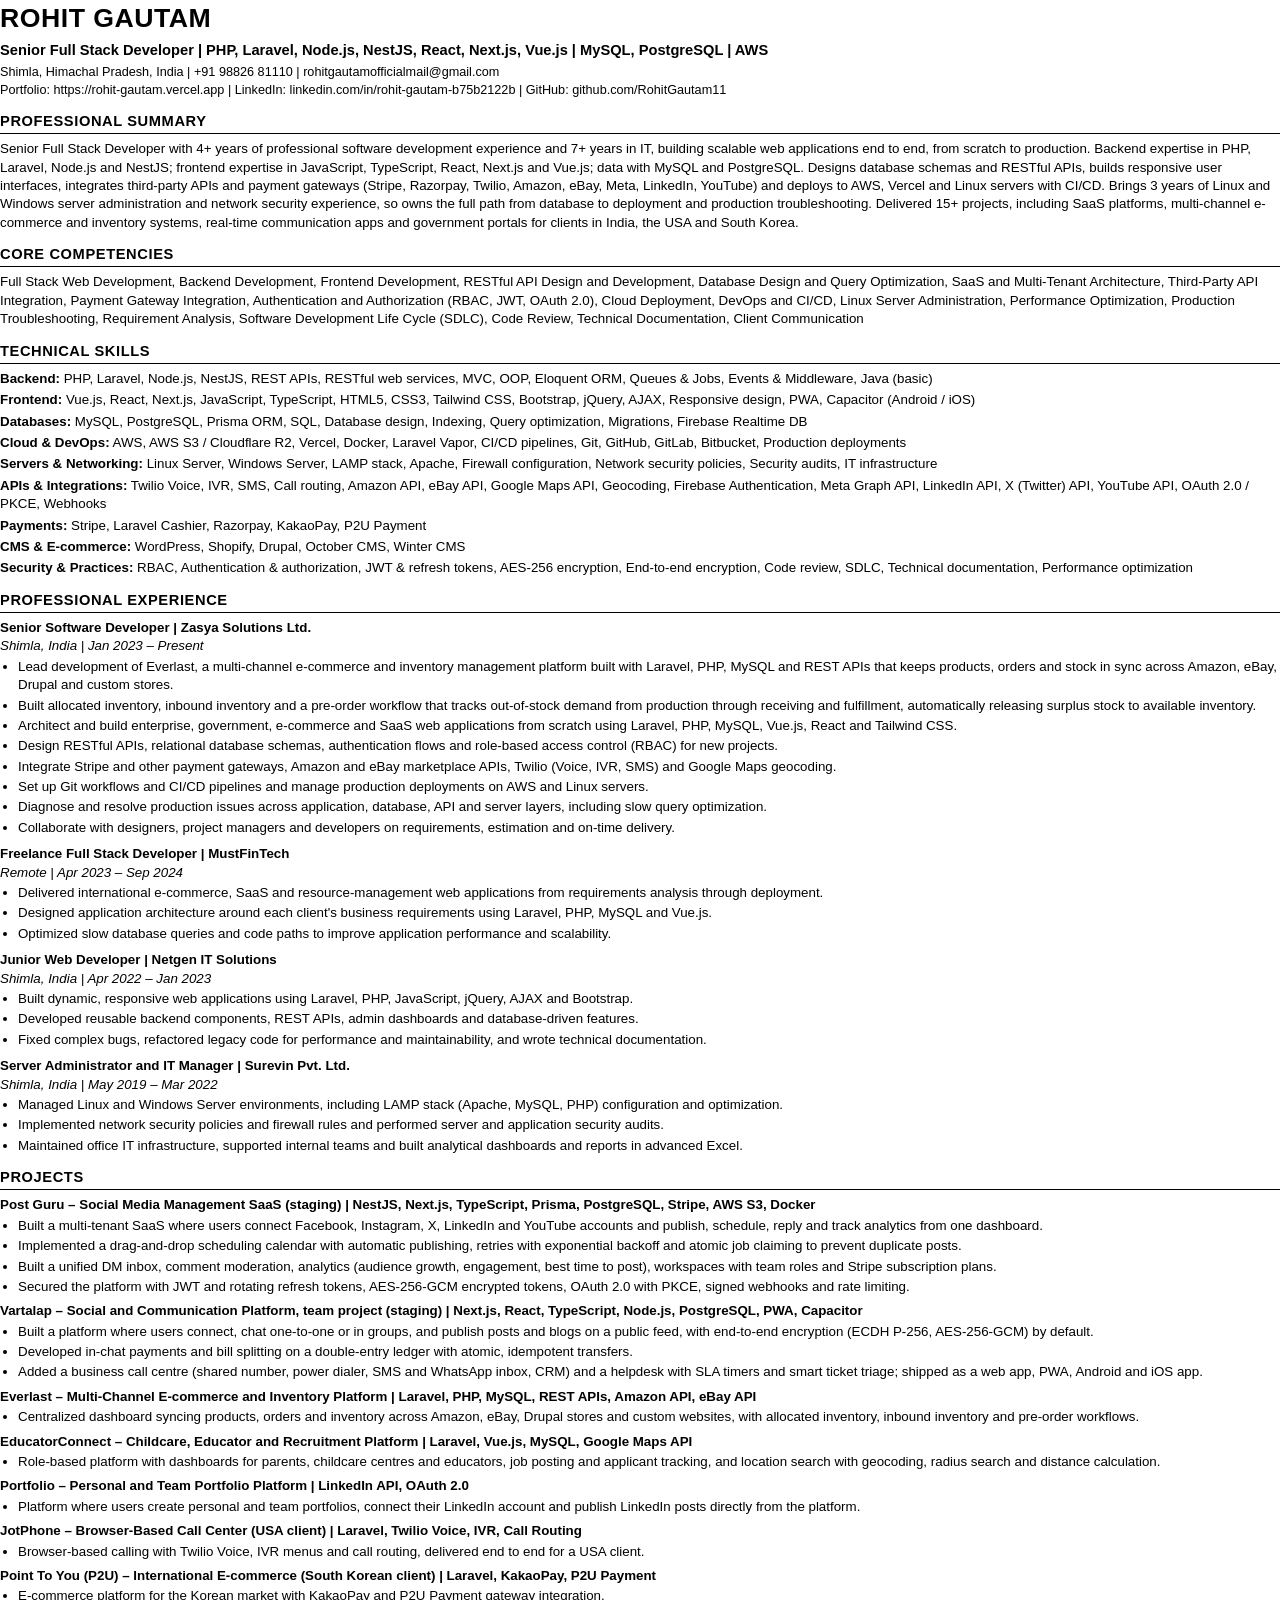
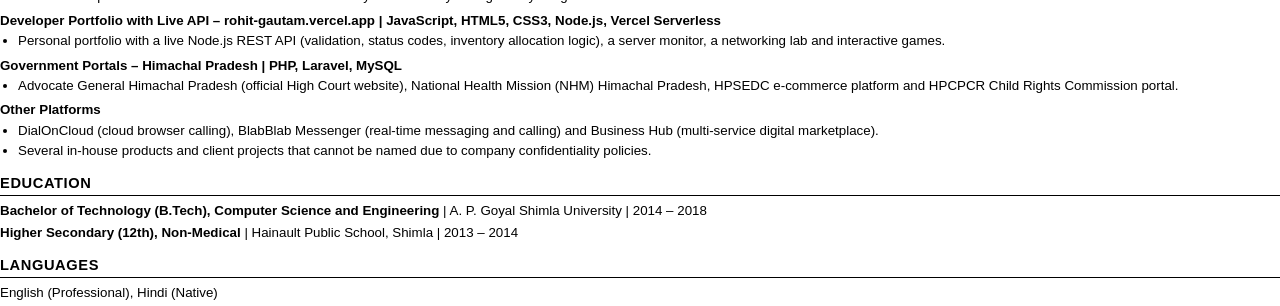
<file: resume/resume.html>
<!doctype html>
<html lang="en">
<head>
<meta charset="utf-8" />
<title>Rohit Gautam - Senior Full Stack Developer - Resume</title>
<meta name="author" content="Rohit Gautam" />
<meta name="subject" content="Resume - Senior Full Stack Developer (Laravel, PHP, Node.js, React, Vue.js)" />
<meta name="keywords" content="Full Stack Developer, Laravel Developer, PHP Developer, Node.js, NestJS, React, Next.js, Vue.js, MySQL, PostgreSQL, REST API, AWS" />
<style>
  /* ATS-friendly: one column, standard fonts, no tables, icons, images or text in headers/footers. */
  @page { size: A4; margin: 13mm 15mm; }
  body { font-family: Arial, Helvetica, sans-serif; font-size: 10pt; line-height: 1.38; color: #000; margin: 0; }
  a { color: #000; text-decoration: none; }
  h1 { font-size: 20pt; margin: 0; letter-spacing: .5px; }
  .title { font-size: 11pt; font-weight: bold; margin: 3px 0 4px; }
  .contact { font-size: 9.5pt; margin: 0; }
  h2 { font-size: 11pt; text-transform: uppercase; letter-spacing: .6px; border-bottom: 1px solid #000; padding-bottom: 2px; margin: 12px 0 6px; }
  p { margin: 0 0 4px; }
  ul { margin: 2px 0 6px; padding-left: 18px; }
  li { margin: 0 0 2px; }
  .job { margin-bottom: 8px; }
  .jobtitle { font-weight: bold; margin: 0; }
  .meta { margin: 0 0 2px; font-style: italic; }
  .proj { font-weight: bold; margin: 6px 0 1px; }
  .skills p { margin: 0 0 3px; }
</style>
</head>
<body>

<h1>ROHIT GAUTAM</h1>
<p class="title">Senior Full Stack Developer | PHP, Laravel, Node.js, NestJS, React, Next.js, Vue.js | MySQL, PostgreSQL | AWS</p>
<p class="contact">Shimla, Himachal Pradesh, India | +91 98826 81110 | rohitgautamofficialmail@gmail.com</p>
<p class="contact">Portfolio: https://rohit-gautam.vercel.app | LinkedIn: linkedin.com/in/rohit-gautam-b75b2122b | GitHub: github.com/RohitGautam11</p>

<h2>Professional Summary</h2>
<p>
  Senior Full Stack Developer with 4+ years of professional software development experience and 7+ years in IT,
  building scalable web applications end to end, from scratch to production. Backend expertise in PHP, Laravel, Node.js and
  NestJS; frontend expertise in JavaScript, TypeScript, React, Next.js and Vue.js; data with MySQL and PostgreSQL. Designs
  database schemas and RESTful APIs, builds responsive user interfaces, integrates third-party APIs and payment gateways
  (Stripe, Razorpay, Twilio, Amazon, eBay, Meta, LinkedIn, YouTube) and deploys to AWS, Vercel and Linux servers with CI/CD.
  Brings 3 years of Linux and Windows server administration and network security experience, so owns the full path from
  database to deployment and production troubleshooting. Delivered 15+ projects, including SaaS platforms, multi-channel
  e-commerce and inventory systems, real-time communication apps and government portals for clients in India, the USA and
  South Korea.
</p>

<h2>Core Competencies</h2>
<p>
  Full Stack Web Development, Backend Development, Frontend Development, RESTful API Design and Development, Database Design
  and Query Optimization, SaaS and Multi-Tenant Architecture, Third-Party API Integration, Payment Gateway Integration,
  Authentication and Authorization (RBAC, JWT, OAuth 2.0), Cloud Deployment, DevOps and CI/CD, Linux Server Administration,
  Performance Optimization, Production Troubleshooting, Requirement Analysis, Software Development Life Cycle (SDLC), Code Review,
  Technical Documentation, Client Communication
</p>

<h2>Technical Skills</h2>
<div class="skills">
<p><b>Backend:</b> PHP, Laravel, Node.js, NestJS, REST APIs, RESTful web services, MVC, OOP, Eloquent ORM, Queues &amp; Jobs, Events &amp; Middleware, Java (basic)</p>
<p><b>Frontend:</b> Vue.js, React, Next.js, JavaScript, TypeScript, HTML5, CSS3, Tailwind CSS, Bootstrap, jQuery, AJAX, Responsive design, PWA, Capacitor (Android / iOS)</p>
<p><b>Databases:</b> MySQL, PostgreSQL, Prisma ORM, SQL, Database design, Indexing, Query optimization, Migrations, Firebase Realtime DB</p>
<p><b>Cloud &amp; DevOps:</b> AWS, AWS S3 / Cloudflare R2, Vercel, Docker, Laravel Vapor, CI/CD pipelines, Git, GitHub, GitLab, Bitbucket, Production deployments</p>
<p><b>Servers &amp; Networking:</b> Linux Server, Windows Server, LAMP stack, Apache, Firewall configuration, Network security policies, Security audits, IT infrastructure</p>
<p><b>APIs &amp; Integrations:</b> Twilio Voice, IVR, SMS, Call routing, Amazon API, eBay API, Google Maps API, Geocoding, Firebase Authentication, Meta Graph API, LinkedIn API, X (Twitter) API, YouTube API, OAuth 2.0 / PKCE, Webhooks</p>
<p><b>Payments:</b> Stripe, Laravel Cashier, Razorpay, KakaoPay, P2U Payment</p>
<p><b>CMS &amp; E-commerce:</b> WordPress, Shopify, Drupal, October CMS, Winter CMS</p>
<p><b>Security &amp; Practices:</b> RBAC, Authentication &amp; authorization, JWT &amp; refresh tokens, AES-256 encryption, End-to-end encryption, Code review, SDLC, Technical documentation, Performance optimization</p>
</div>

<h2>Professional Experience</h2>

<div class="job">
  <p class="jobtitle">Senior Software Developer | Zasya Solutions Ltd.</p>
  <p class="meta">Shimla, India | Jan 2023 – Present</p>
  <ul>
    <li>Lead development of Everlast, a multi-channel e-commerce and inventory management platform built with Laravel, PHP, MySQL and REST APIs that keeps products, orders and stock in sync across Amazon, eBay, Drupal and custom stores.</li>
    <li>Built allocated inventory, inbound inventory and a pre-order workflow that tracks out-of-stock demand from production through receiving and fulfillment, automatically releasing surplus stock to available inventory.</li>
    <li>Architect and build enterprise, government, e-commerce and SaaS web applications from scratch using Laravel, PHP, MySQL, Vue.js, React and Tailwind CSS.</li>
    <li>Design RESTful APIs, relational database schemas, authentication flows and role-based access control (RBAC) for new projects.</li>
    <li>Integrate Stripe and other payment gateways, Amazon and eBay marketplace APIs, Twilio (Voice, IVR, SMS) and Google Maps geocoding.</li>
    <li>Set up Git workflows and CI/CD pipelines and manage production deployments on AWS and Linux servers.</li>
    <li>Diagnose and resolve production issues across application, database, API and server layers, including slow query optimization.</li>
    <li>Collaborate with designers, project managers and developers on requirements, estimation and on-time delivery.</li>
  </ul>
</div>

<div class="job">
  <p class="jobtitle">Freelance Full Stack Developer | MustFinTech</p>
  <p class="meta">Remote | Apr 2023 – Sep 2024</p>
  <ul>
    <li>Delivered international e-commerce, SaaS and resource-management web applications from requirements analysis through deployment.</li>
    <li>Designed application architecture around each client's business requirements using Laravel, PHP, MySQL and Vue.js.</li>
    <li>Optimized slow database queries and code paths to improve application performance and scalability.</li>
  </ul>
</div>

<div class="job">
  <p class="jobtitle">Junior Web Developer | Netgen IT Solutions</p>
  <p class="meta">Shimla, India | Apr 2022 – Jan 2023</p>
  <ul>
    <li>Built dynamic, responsive web applications using Laravel, PHP, JavaScript, jQuery, AJAX and Bootstrap.</li>
    <li>Developed reusable backend components, REST APIs, admin dashboards and database-driven features.</li>
    <li>Fixed complex bugs, refactored legacy code for performance and maintainability, and wrote technical documentation.</li>
  </ul>
</div>

<div class="job">
  <p class="jobtitle">Server Administrator and IT Manager | Surevin Pvt. Ltd.</p>
  <p class="meta">Shimla, India | May 2019 – Mar 2022</p>
  <ul>
    <li>Managed Linux and Windows Server environments, including LAMP stack (Apache, MySQL, PHP) configuration and optimization.</li>
    <li>Implemented network security policies and firewall rules and performed server and application security audits.</li>
    <li>Maintained office IT infrastructure, supported internal teams and built analytical dashboards and reports in advanced Excel.</li>
  </ul>
</div>

<h2>Projects</h2>

<p class="proj">Post Guru – Social Media Management SaaS (staging) | NestJS, Next.js, TypeScript, Prisma, PostgreSQL, Stripe, AWS S3, Docker</p>
<ul>
  <li>Built a multi-tenant SaaS where users connect Facebook, Instagram, X, LinkedIn and YouTube accounts and publish, schedule, reply and track analytics from one dashboard.</li>
  <li>Implemented a drag-and-drop scheduling calendar with automatic publishing, retries with exponential backoff and atomic job claiming to prevent duplicate posts.</li>
  <li>Built a unified DM inbox, comment moderation, analytics (audience growth, engagement, best time to post), workspaces with team roles and Stripe subscription plans.</li>
  <li>Secured the platform with JWT and rotating refresh tokens, AES-256-GCM encrypted tokens, OAuth 2.0 with PKCE, signed webhooks and rate limiting.</li>
</ul>

<p class="proj">Vartalap – Social and Communication Platform, team project (staging) | Next.js, React, TypeScript, Node.js, PostgreSQL, PWA, Capacitor</p>
<ul>
  <li>Built a platform where users connect, chat one-to-one or in groups, and publish posts and blogs on a public feed, with end-to-end encryption (ECDH P-256, AES-256-GCM) by default.</li>
  <li>Developed in-chat payments and bill splitting on a double-entry ledger with atomic, idempotent transfers.</li>
  <li>Added a business call centre (shared number, power dialer, SMS and WhatsApp inbox, CRM) and a helpdesk with SLA timers and smart ticket triage; shipped as a web app, PWA, Android and iOS app.</li>
</ul>

<p class="proj">Everlast – Multi-Channel E-commerce and Inventory Platform | Laravel, PHP, MySQL, REST APIs, Amazon API, eBay API</p>
<ul>
  <li>Centralized dashboard syncing products, orders and inventory across Amazon, eBay, Drupal stores and custom websites, with allocated inventory, inbound inventory and pre-order workflows.</li>
</ul>

<p class="proj">EducatorConnect – Childcare, Educator and Recruitment Platform | Laravel, Vue.js, MySQL, Google Maps API</p>
<ul>
  <li>Role-based platform with dashboards for parents, childcare centres and educators, job posting and applicant tracking, and location search with geocoding, radius search and distance calculation.</li>
</ul>

<p class="proj">Portfolio – Personal and Team Portfolio Platform | LinkedIn API, OAuth 2.0</p>
<ul>
  <li>Platform where users create personal and team portfolios, connect their LinkedIn account and publish LinkedIn posts directly from the platform.</li>
</ul>

<p class="proj">JotPhone – Browser-Based Call Center (USA client) | Laravel, Twilio Voice, IVR, Call Routing</p>
<ul>
  <li>Browser-based calling with Twilio Voice, IVR menus and call routing, delivered end to end for a USA client.</li>
</ul>

<p class="proj">Point To You (P2U) – International E-commerce (South Korean client) | Laravel, KakaoPay, P2U Payment</p>
<ul>
  <li>E-commerce platform for the Korean market with KakaoPay and P2U Payment gateway integration.</li>
</ul>

<p class="proj">Developer Portfolio with Live API – rohit-gautam.vercel.app | JavaScript, HTML5, CSS3, Node.js, Vercel Serverless</p>
<ul>
  <li>Personal portfolio with a live Node.js REST API (validation, status codes, inventory allocation logic), a server monitor, a networking lab and interactive games.</li>
</ul>

<p class="proj">Government Portals – Himachal Pradesh | PHP, Laravel, MySQL</p>
<ul>
  <li>Advocate General Himachal Pradesh (official High Court website), National Health Mission (NHM) Himachal Pradesh, HPSEDC e-commerce platform and HPCPCR Child Rights Commission portal.</li>
</ul>

<p class="proj">Other Platforms</p>
<ul>
  <li>DialOnCloud (cloud browser calling), BlabBlab Messenger (real-time messaging and calling) and Business Hub (multi-service digital marketplace).</li>
  <li>Several in-house products and client projects that cannot be named due to company confidentiality policies.</li>
</ul>

<h2>Education</h2>
<p><b>Bachelor of Technology (B.Tech), Computer Science and Engineering</b> | A. P. Goyal Shimla University | 2014 – 2018</p>
<p><b>Higher Secondary (12th), Non-Medical</b> | Hainault Public School, Shimla | 2013 – 2014</p>

<h2>Languages</h2>
<p>English (Professional), Hindi (Native)</p>

</body>
</html>
</file>
<file: styles.css>
/* ===== Tokens ===== */
:root {
  --bg: #f7f8fb;
  --bg-alt: #eef1f6;
  --surface: #ffffff;
  --surface-2: #f2f4f8;
  --border: #dfe3ec;
  --text: #0f172a;
  --muted: #526077;
  --accent: #0d9488;
  --accent-2: #4f46e5;
  --accent-soft: rgba(13, 148, 136, 0.1);
  --code-bg: #0f172a;
  --shadow: 0 1px 2px rgba(15, 23, 42, 0.05), 0 8px 24px rgba(15, 23, 42, 0.06);
  --radius: 14px;
  --font: "Inter", system-ui, -apple-system, "Segoe UI", Roboto, sans-serif;
  --display: "Sora", var(--font);
  --mono: "JetBrains Mono", ui-monospace, SFMono-Regular, Consolas, monospace;
  color-scheme: light;
}

@media (prefers-color-scheme: dark) {
  :root:not([data-theme="light"]) {
    --bg: #0b1120;
    --bg-alt: #0e1528;
    --surface: #111a2e;
    --surface-2: #16213a;
    --border: #22304d;
    --text: #e6ebf5;
    --muted: #94a3bd;
    --accent: #2dd4bf;
    --accent-2: #818cf8;
    --accent-soft: rgba(45, 212, 191, 0.12);
    --code-bg: #0a1020;
    --shadow: 0 1px 2px rgba(0, 0, 0, 0.3), 0 12px 32px rgba(0, 0, 0, 0.35);
    color-scheme: dark;
  }
}
:root[data-theme="dark"] {
  --bg: #0b1120;
  --bg-alt: #0e1528;
  --surface: #111a2e;
  --surface-2: #16213a;
  --border: #22304d;
  --text: #e6ebf5;
  --muted: #94a3bd;
  --accent: #2dd4bf;
  --accent-2: #818cf8;
  --accent-soft: rgba(45, 212, 191, 0.12);
  --code-bg: #0a1020;
  --shadow: 0 1px 2px rgba(0, 0, 0, 0.3), 0 12px 32px rgba(0, 0, 0, 0.35);
  color-scheme: dark;
}

/* ===== Base ===== */
*, *::before, *::after { box-sizing: border-box; }
html { scroll-behavior: smooth; scroll-padding-top: 80px; -webkit-text-size-adjust: 100%; }
body {
  margin: 0;
  font-family: var(--font);
  font-size: 16px;
  line-height: 1.65;
  color: var(--text);
  background: var(--bg);
  -webkit-font-smoothing: antialiased;
  overflow-x: hidden;
}
h1, h2, h3 { font-family: var(--display); line-height: 1.2; margin: 0; letter-spacing: -0.02em; }
p { margin: 0 0 1em; }
a { color: inherit; text-decoration: none; }
ul, ol { margin: 0; padding: 0; list-style: none; }
svg { width: 20px; height: 20px; fill: none; stroke: currentColor; stroke-width: 1.8; stroke-linecap: round; stroke-linejoin: round; flex-shrink: 0; }
svg .fill { fill: currentColor; stroke: none; }
code { font-family: var(--mono); font-size: 0.9em; background: var(--accent-soft); color: var(--accent); padding: 0.1em 0.4em; border-radius: 6px; }
:focus-visible { outline: 2px solid var(--accent); outline-offset: 3px; border-radius: 6px; }

.container { width: 100%; max-width: 1160px; margin: 0 auto; padding: 0 16px; }
@media (min-width: 640px) { .container { padding: 0 28px; } }

.skip { position: absolute; left: -999px; top: 8px; z-index: 100; background: var(--accent); color: #fff; padding: 8px 14px; border-radius: 8px; }
.skip:focus { left: 8px; }

/* ===== Buttons ===== */
.btn {
  display: inline-flex; align-items: center; gap: 8px;
  padding: 12px 20px; border-radius: 10px;
  font: 600 15px/1 var(--font);
  border: 1px solid transparent; cursor: pointer;
  transition: transform .15s ease, background .2s ease, border-color .2s ease, color .2s ease;
}
.btn:hover { transform: translateY(-1px); }
.btn svg { width: 18px; height: 18px; }
.btn--primary { background: var(--accent); color: #fff; }
:root[data-theme="dark"] .btn--primary { color: #04201c; }
@media (prefers-color-scheme: dark) { :root:not([data-theme="light"]) .btn--primary { color: #04201c; } }
.btn--primary:hover { filter: brightness(1.08); }
.btn--ghost { background: transparent; color: var(--text); border-color: var(--border); }
.btn--ghost:hover { border-color: var(--accent); color: var(--accent); }
.btn--sm { padding: 8px 14px; font-size: 14px; }

.icon-btn {
  display: inline-grid; place-items: center; width: 40px; height: 40px;
  border-radius: 10px; border: 1px solid var(--border); background: var(--surface);
  color: var(--text); cursor: pointer;
}
.icon-btn:hover { border-color: var(--accent); color: var(--accent); }
.i-moon { display: none; }
:root[data-theme="dark"] .i-sun { display: none; }
:root[data-theme="dark"] .i-moon { display: block; }
@media (prefers-color-scheme: dark) {
  :root:not([data-theme="light"]) .i-sun { display: none; }
  :root:not([data-theme="light"]) .i-moon { display: block; }
}

/* ===== Nav ===== */
.nav {
  position: sticky; top: 0; z-index: 50;
  background: color-mix(in srgb, var(--bg) 82%, transparent);
  backdrop-filter: saturate(160%) blur(12px);
  -webkit-backdrop-filter: saturate(160%) blur(12px);
  border-bottom: 1px solid transparent;
  transition: border-color .2s ease;
}
.nav.is-scrolled { border-bottom-color: var(--border); }
.nav__inner { display: flex; align-items: center; justify-content: space-between; height: 68px; gap: 16px; }
.logo { display: inline-flex; align-items: center; gap: 10px; font-family: var(--display); font-weight: 600; }
.logo__mark {
  display: grid; place-items: center; width: 36px; height: 36px; border-radius: 10px;
  background: linear-gradient(135deg, var(--accent), var(--accent-2)); color: #fff; font-size: 14px; letter-spacing: 0.02em;
}
.nav__links { display: flex; align-items: center; gap: 4px; }
.nav__links a:not(.btn) { padding: 8px 10px; border-radius: 8px; color: var(--muted); font-size: 15px; font-weight: 500; }
.nav__links a:not(.btn):hover, .nav__links a.is-active { color: var(--text); background: var(--surface-2); }
.nav__resume { margin-left: 8px; }
.nav__actions { display: flex; gap: 8px; }
.nav__burger { display: none; }

@media (max-width: 1080px) {
  .logo__name { display: none; }
  .nav__burger { display: inline-grid; }
  .nav__links {
    position: absolute; top: 68px; left: 0; right: 0;
    flex-direction: column; align-items: stretch; gap: 2px;
    padding: 12px 16px 20px; background: var(--bg); border-bottom: 1px solid var(--border);
    display: none;
  }
  .nav__links.is-open { display: flex; }
  .nav__links a:not(.btn) { padding: 12px; }
  .nav__resume { margin: 8px 0 0; justify-content: center; }
}

/* ===== Hero ===== */
.hero { position: relative; padding: 72px 0 56px; overflow: hidden; }
.hero__glow {
  position: absolute; inset: -20% -10% auto; height: 640px; pointer-events: none;
  background:
    radial-gradient(600px 300px at 20% 30%, color-mix(in srgb, var(--accent) 22%, transparent), transparent 70%),
    radial-gradient(500px 280px at 80% 20%, color-mix(in srgb, var(--accent-2) 20%, transparent), transparent 70%);
  filter: blur(10px);
}
.hero__grid { position: relative; display: grid; grid-template-columns: 1.1fr 0.9fr; gap: 48px; align-items: center; }
.badge {
  display: inline-flex; align-items: center; gap: 8px; margin-bottom: 20px;
  padding: 6px 12px; border-radius: 999px; font-size: 13px; font-weight: 500;
  background: var(--accent-soft); color: var(--accent); border: 1px solid color-mix(in srgb, var(--accent) 30%, transparent);
}
.dot { width: 8px; height: 8px; border-radius: 50%; background: var(--accent); box-shadow: 0 0 0 0 var(--accent); animation: pulse 2s infinite; }
@keyframes pulse { 0% { box-shadow: 0 0 0 0 color-mix(in srgb, var(--accent) 60%, transparent); } 70% { box-shadow: 0 0 0 8px transparent; } 100% { box-shadow: 0 0 0 0 transparent; } }
.hero__title { font-size: clamp(2.1rem, 4.6vw, 3.4rem); font-weight: 700; margin-bottom: 18px; }
.grad { background: linear-gradient(90deg, var(--accent), var(--accent-2)); -webkit-background-clip: text; background-clip: text; color: transparent; }
.hero__role { font-family: var(--mono); font-size: 15px; color: var(--muted); margin-bottom: 18px; }
.rotator { color: var(--text); border-right: 2px solid var(--accent); padding-right: 4px; }
.hero__lead { font-size: 1.08rem; color: var(--muted); max-width: 620px; }
.hero__cta { display: flex; flex-wrap: wrap; gap: 12px; margin: 28px 0 24px; }
.hero__social { display: flex; flex-wrap: wrap; gap: 18px; }
.hero__social a { display: inline-flex; align-items: center; gap: 8px; color: var(--muted); font-size: 14px; font-weight: 500; }
.hero__social a:hover { color: var(--accent); }
.hero__social svg { width: 18px; height: 18px; }

.code { background: var(--code-bg); border: 1px solid #1e2a44; border-radius: var(--radius); box-shadow: var(--shadow); overflow: hidden; }
.code__bar { display: flex; align-items: center; gap: 6px; padding: 12px 14px; border-bottom: 1px solid #1e2a44; }
.code__bar span { width: 11px; height: 11px; border-radius: 50%; background: #334155; }
.code__bar span:nth-child(1) { background: #f87171; }
.code__bar span:nth-child(2) { background: #fbbf24; }
.code__bar span:nth-child(3) { background: #34d399; }
.code__bar em { margin-left: 10px; font: 12px var(--mono); color: #7c8aa5; font-style: normal; }
.code pre { margin: 0; padding: 18px 20px; overflow-x: auto; font: 13px/1.7 var(--mono); color: #cbd5e1; }
.code code { background: none; color: inherit; padding: 0; font-size: inherit; }
.code .k { color: #c084fc; } .code .t { color: #5eead4; } .code .v { color: #93c5fd; } .code .s { color: #fcd34d; } .code .f { color: #f9a8d4; }

.stats { display: grid; grid-template-columns: repeat(4, 1fr); gap: 16px; margin: 56px 0 0; }
.stat { background: var(--surface); border: 1px solid var(--border); border-radius: var(--radius); padding: 20px; display: flex; flex-direction: column-reverse; gap: 4px; }
.stat dd { margin: 0; font-family: var(--display); font-size: 2.2rem; font-weight: 700; color: var(--accent); line-height: 1.1; }
.stat dt { color: var(--muted); font-size: 14px; }

@media (max-width: 900px) {
  .hero { padding-top: 48px; }
  .hero__grid { grid-template-columns: 1fr; gap: 36px; }
  .stats { grid-template-columns: repeat(2, 1fr); }
}
@media (max-width: 420px) { .code pre { font-size: 11.5px; padding: 14px; } }

/* ===== Sections ===== */
.section { padding: 96px 0; }
.section--alt { background: var(--bg-alt); }
.section__head { max-width: 720px; margin-bottom: 48px; }
.section__head h2 { font-size: clamp(1.8rem, 3.4vw, 2.5rem); }
.section__sub { color: var(--muted); margin-top: 14px; font-size: 1.05rem; }
.eyebrow { font: 500 13px var(--mono); text-transform: uppercase; letter-spacing: 0.08em; color: var(--accent); margin-bottom: 10px; }
@media (max-width: 640px) { .section { padding: 64px 0; } .section__head { margin-bottom: 32px; } }

/* About */
.about { display: grid; grid-template-columns: 1.1fr 1fr; gap: 48px; align-items: start; }
.about__text p { color: var(--muted); font-size: 1.05rem; }
.about__text strong { color: var(--text); }
.pillars { display: grid; grid-template-columns: 1fr 1fr; gap: 16px; }
.pillar { background: var(--surface); border: 1px solid var(--border); border-radius: var(--radius); padding: 20px; }
.pillar h3 { font-size: 1.02rem; margin: 12px 0 6px; }
.pillar p { color: var(--muted); font-size: 14px; margin: 0; }
.pillar__icon, .card__icon { display: inline-grid; place-items: center; width: 40px; height: 40px; border-radius: 10px; background: var(--accent-soft); color: var(--accent); }
@media (max-width: 900px) { .about { grid-template-columns: 1fr; } }
@media (max-width: 480px) { .pillars { grid-template-columns: 1fr; } }

/* Infrastructure stack */
.stack { display: grid; gap: 8px; max-width: 820px; margin: 0 auto 40px; position: relative; }
.stack__layer {
  display: flex; justify-content: space-between; align-items: center; gap: 16px; flex-wrap: wrap;
  padding: 14px 20px; border-radius: 12px; background: var(--surface); border: 1px solid var(--border);
  border-left: 4px solid var(--accent);
}
.stack__layer:nth-child(n+4) { border-left-color: var(--accent-2); }
.stack__layer:nth-child(n+5) { background: color-mix(in srgb, var(--accent-2) 8%, var(--surface)); }
.stack__layer--base { background: color-mix(in srgb, var(--accent-2) 14%, var(--surface)) !important; }
.stack__name { font-family: var(--display); font-weight: 600; }
.stack__items { font: 13px var(--mono); color: var(--muted); }
.stack__note { text-align: center; font: 500 13px var(--mono); color: var(--accent); margin: 8px 0 0; }

/* Timeline */
.timeline { position: relative; display: grid; gap: 20px; }
.job { display: grid; grid-template-columns: 200px 1fr; gap: 28px; position: relative; }
.job__meta { display: flex; flex-direction: column; gap: 4px; padding-top: 22px; }
.job__date { font: 500 14px var(--mono); color: var(--accent); }
.job__place { color: var(--muted); font-size: 14px; }
.job__body { background: var(--surface); border: 1px solid var(--border); border-radius: var(--radius); padding: 22px 24px; }
.job__body h3 { font-size: 1.15rem; margin-bottom: 12px; }
.at { color: var(--muted); font-weight: 500; }
.job__body > ul:not(.tags) { display: grid; gap: 8px; margin-bottom: 16px; }
.job__body > ul:not(.tags) li, .mini li, .checks li { position: relative; padding-left: 18px; color: var(--muted); }
.job__body > ul:not(.tags) li::before, .mini li::before { content: ""; position: absolute; left: 2px; top: 0.7em; width: 6px; height: 6px; border-radius: 2px; background: var(--accent); }
.job__body strong { color: var(--text); }
@media (max-width: 760px) { .job { grid-template-columns: 1fr; gap: 6px; } .job__meta { flex-direction: row; gap: 12px; padding-top: 0; } }

.tags { display: flex; flex-wrap: wrap; gap: 6px; }
.tags li { font: 500 12px var(--mono); padding: 4px 10px; border-radius: 999px; background: var(--surface-2); color: var(--muted); border: 1px solid var(--border); }

/* Feature project */
.feature {
  display: grid; grid-template-columns: 1.15fr 1fr; gap: 36px;
  background: var(--surface); border: 1px solid var(--border); border-radius: 20px;
  padding: 36px; box-shadow: var(--shadow); margin-bottom: 24px;
}
.kicker { font: 500 12px var(--mono); color: var(--accent); text-transform: uppercase; letter-spacing: 0.08em; margin-bottom: 8px; }
.feature h3 { font-size: 2rem; }
.feature__sub { color: var(--accent-2); font-weight: 600; margin: 6px 0 14px; }
.feature__copy > p { color: var(--muted); }
.checks { display: grid; gap: 8px; margin: 18px 0 22px; }
.checks li { padding-left: 26px; }
.checks li::before { content: "✓"; position: absolute; left: 0; top: 0; color: var(--accent); font-weight: 700; }
.checks strong { color: var(--text); }

.flow { background: var(--surface-2); border: 1px solid var(--border); border-radius: var(--radius); padding: 22px; align-self: start; }
.flow__title { font: 500 12px var(--mono); text-transform: uppercase; letter-spacing: 0.08em; color: var(--muted); margin-bottom: 16px; }
.flow__steps { display: grid; gap: 0; }
.flow__steps li { display: flex; gap: 14px; position: relative; padding-bottom: 18px; }
.flow__steps li:not(:last-child)::after { content: ""; position: absolute; left: 15px; top: 32px; bottom: 2px; width: 2px; background: var(--border); }
.flow__steps span { display: grid; place-items: center; width: 32px; height: 32px; border-radius: 50%; background: var(--surface); border: 2px solid var(--accent); color: var(--accent); font: 600 13px var(--mono); flex-shrink: 0; }
.flow__end span { background: var(--accent); color: #fff; }
.flow__steps strong { display: block; font-size: 15px; }
.flow__steps small { color: var(--muted); font-size: 13px; }
.flow__channels { display: flex; flex-wrap: wrap; gap: 6px; padding-top: 14px; border-top: 1px dashed var(--border); }
.flow__channels span { font: 500 12px var(--mono); padding: 4px 10px; border-radius: 6px; background: var(--accent-soft); color: var(--accent); }
@media (max-width: 900px) { .feature { grid-template-columns: 1fr; padding: 24px; } }

/* Cards */
.cards { display: grid; grid-template-columns: repeat(3, 1fr); gap: 20px; margin-bottom: 24px; }
.cards--4 { grid-template-columns: repeat(4, 1fr); margin-bottom: 0; }
.card {
  background: var(--surface); border: 1px solid var(--border); border-radius: var(--radius); padding: 24px;
  display: flex; flex-direction: column; gap: 10px;
  transition: transform .2s ease, border-color .2s ease, box-shadow .2s ease;
}
.card:hover { transform: translateY(-3px); border-color: color-mix(in srgb, var(--accent) 45%, var(--border)); box-shadow: var(--shadow); }
.card__top { display: flex; align-items: center; justify-content: space-between; gap: 10px; }
.card__label { font: 500 11.5px var(--mono); color: var(--muted); text-align: right; }
.card h3 { font-size: 1.2rem; margin-top: 4px; }
.card > p { color: var(--muted); margin: 0; font-size: 15px; }
.mini { display: grid; gap: 6px; font-size: 14px; margin: 4px 0 8px; flex: 1; }
@media (max-width: 1000px) { .cards, .cards--4 { grid-template-columns: repeat(2, 1fr); } }
@media (max-width: 640px) { .cards, .cards--4 { grid-template-columns: 1fr; } }

.split { display: grid; grid-template-columns: 1fr 1fr; gap: 20px; }
.panel { background: var(--surface); border: 1px solid var(--border); border-radius: var(--radius); padding: 24px; }
.panel__title { display: flex; align-items: center; gap: 10px; font-size: 1.05rem; margin-bottom: 16px; }
.panel__title svg { color: var(--accent); }
.list { display: grid; }
.list li { display: flex; flex-direction: column; padding: 12px 0; border-top: 1px solid var(--border); }
.list li:first-child { border-top: 0; padding-top: 0; }
.list span { color: var(--muted); font-size: 14px; }
@media (max-width: 760px) { .split { grid-template-columns: 1fr; } }

/* Skills */
.skills { display: grid; grid-template-columns: repeat(2, 1fr); gap: 16px; }
.skill { background: var(--surface); border: 1px solid var(--border); border-radius: var(--radius); padding: 20px 22px; }
.skill h3 { font-size: 1rem; margin-bottom: 12px; }
.chips { display: flex; flex-wrap: wrap; gap: 8px; }
.chips li { font-size: 14px; padding: 6px 12px; border-radius: 8px; background: var(--surface-2); border: 1px solid var(--border); }
.chips li.hl { background: var(--accent-soft); color: var(--accent); border-color: color-mix(in srgb, var(--accent) 35%, transparent); font-weight: 600; }
@media (max-width: 760px) { .skills { grid-template-columns: 1fr; } }

.edu { display: grid; grid-template-columns: repeat(3, 1fr); gap: 16px; margin-top: 40px; }
.edu__item { border-top: 2px solid var(--accent); padding-top: 16px; }
.edu__item h3 { font-size: 1.05rem; margin-bottom: 4px; }
.edu__item p:last-child { color: var(--muted); font-size: 14px; margin: 0; }
@media (max-width: 760px) { .edu { grid-template-columns: 1fr; } }

/* Contact */
.contact {
  display: grid; grid-template-columns: 1.1fr 1fr; gap: 40px; align-items: center;
  background: var(--surface); border: 1px solid var(--border); border-radius: 20px; padding: 44px;
  box-shadow: var(--shadow); position: relative; overflow: hidden;
}
.contact::before {
  content: ""; position: absolute; inset: 0; pointer-events: none;
  background: radial-gradient(500px 220px at 0% 0%, color-mix(in srgb, var(--accent) 14%, transparent), transparent 70%);
}
.contact > * { position: relative; }
.contact h2 { font-size: clamp(1.7rem, 3.2vw, 2.3rem); margin-bottom: 14px; }
.contact__copy > p { color: var(--muted); }
.contact__list { display: grid; gap: 4px; }
.contact__list li { display: flex; flex-direction: column; padding: 12px 0; border-top: 1px solid var(--border); min-width: 0; }
.contact__list li:first-child { border-top: 0; }
.contact__label { font: 500 12px var(--mono); text-transform: uppercase; letter-spacing: 0.06em; color: var(--muted); }
.contact__list a { font-weight: 500; overflow-wrap: anywhere; }
.contact__list a:hover { color: var(--accent); }
@media (max-width: 900px) { .contact { grid-template-columns: 1fr; padding: 28px 20px; } }

/* Footer */
.footer { padding: 28px 0; border-top: 1px solid var(--border); color: var(--muted); font-size: 14px; }
.footer__inner { display: flex; justify-content: space-between; align-items: center; gap: 16px; flex-wrap: wrap; }
.footer p { margin: 0; }
.footer__top:hover { color: var(--accent); }

/* Toast */
.toast {
  position: fixed; left: 50%; bottom: 24px; transform: translate(-50%, 20px);
  background: var(--text); color: var(--bg); padding: 10px 18px; border-radius: 10px; font-size: 14px; font-weight: 500;
  opacity: 0; pointer-events: none; transition: opacity .2s ease, transform .2s ease; z-index: 60;
}
.toast.is-visible { opacity: 1; transform: translate(-50%, 0); }

/* Reveal */
.reveal { opacity: 0; transform: translateY(16px); transition: opacity .6s ease, transform .6s ease; }
.reveal.is-visible { opacity: 1; transform: none; }
.no-js .reveal { opacity: 1; transform: none; }

@media (prefers-reduced-motion: reduce) {
  html { scroll-behavior: auto; }
  .reveal { opacity: 1; transform: none; transition: none; }
  .dot { animation: none; }
  .btn, .card { transition: none; }
}

@media print {
  .nav, .hero__glow, .toast, .hero__card { display: none; }
  .reveal { opacity: 1; transform: none; }
}

/* Grid children must be allowed to shrink so wide code blocks scroll instead of overflowing */
.hero__grid > *, .about > *, .feature > *, .contact > *, .job > *, .split > *, .cards > *, .skills > * { min-width: 0; }
@media (max-width: 900px) { .hero__grid { grid-template-columns: minmax(0, 1fr); } }
.code pre, .stack__items { font-variant-ligatures: none; }

/* ===== Skills (every skill has equal weight) ===== */
.skills { grid-template-columns: repeat(3, 1fr); gap: 18px; }
.skill {
  position: relative; overflow: hidden; padding: 22px;
  transition: transform .2s ease, border-color .2s ease, box-shadow .2s ease;
}
.skill::before {
  content: ""; position: absolute; inset: 0 0 auto; height: 3px;
  background: linear-gradient(90deg, var(--accent), var(--accent-2));
}
.skill:hover { transform: translateY(-3px); border-color: color-mix(in srgb, var(--accent) 45%, var(--border)); box-shadow: var(--shadow); }
.skill__head { display: flex; align-items: center; gap: 12px; margin-bottom: 16px; }
.skill__head h3 { margin: 0; font-size: 1.05rem; flex: 1; }
.skill__icon { display: inline-grid; place-items: center; width: 40px; height: 40px; border-radius: 10px; background: var(--accent-soft); color: var(--accent); flex-shrink: 0; }
.skill__count {
  font: 600 12px var(--mono); color: var(--accent-2);
  background: color-mix(in srgb, var(--accent-2) 12%, transparent);
  padding: 3px 9px; border-radius: 999px;
}
.skill__count:empty { display: none; }
.skill .chips li {
  font-size: 13.5px; font-weight: 500; padding: 6px 12px; border-radius: 8px;
  background: color-mix(in srgb, var(--accent) 8%, var(--surface));
  border: 1px solid color-mix(in srgb, var(--accent) 22%, var(--border));
  color: var(--text);
  transition: background .15s ease, color .15s ease, border-color .15s ease;
}
.skill .chips li:hover { background: var(--accent); border-color: var(--accent); color: #fff; }
.section__sub b { color: var(--accent); }
@media (max-width: 1000px) { .skills { grid-template-columns: repeat(2, 1fr); } }
@media (max-width: 640px) { .skills { grid-template-columns: 1fr; } }

/* ===== Experience durations ===== */
.job__dur {
  display: inline-flex; align-self: flex-start; align-items: center; gap: 6px;
  font: 600 13px var(--mono); color: var(--accent);
  background: var(--accent-soft); border: 1px solid color-mix(in srgb, var(--accent) 30%, transparent);
  padding: 4px 10px; border-radius: 999px;
}
.job__type { font-size: 13px; color: var(--muted); }

/* ===== Playground ===== */
.sr { position: absolute; width: 1px; height: 1px; overflow: hidden; clip: rect(0 0 0 0); white-space: nowrap; }
.pg { background: var(--surface); border: 1px solid var(--border); border-radius: 20px; box-shadow: var(--shadow); overflow: hidden; }
.pg__tabs { display: flex; gap: 4px; padding: 10px; background: var(--surface-2); border-bottom: 1px solid var(--border); overflow-x: auto; scrollbar-width: none; }
.pg__tabs::-webkit-scrollbar { display: none; }
.pg__tab {
  display: inline-flex; align-items: center; gap: 8px; white-space: nowrap;
  padding: 10px 14px; border-radius: 10px; border: 1px solid transparent; background: transparent;
  font: 600 14px var(--font); color: var(--muted); cursor: pointer;
}
.pg__tab:hover { color: var(--text); }
.pg__tab[aria-selected="true"] { background: var(--surface); color: var(--text); border-color: var(--border); box-shadow: 0 1px 2px rgba(0,0,0,.06); }
.pg__tab svg { width: 18px; height: 18px; color: var(--accent); }
.pg__kind { font: 500 11px var(--mono); color: var(--accent-2); background: color-mix(in srgb, var(--accent-2) 12%, transparent); padding: 2px 7px; border-radius: 999px; }
.pg__panel { padding: 28px; }
.pg__intro { display: flex; flex-wrap: wrap; justify-content: space-between; gap: 12px 24px; margin-bottom: 22px; }
.pg__intro p { margin: 0; color: var(--muted); max-width: 720px; }
.pg__intro strong { color: var(--text); }
.pg__shows { display: flex; flex-wrap: wrap; gap: 6px; align-content: flex-start; }
.pg__shows li { font: 500 12px var(--mono); padding: 4px 10px; border-radius: 999px; background: var(--accent-soft); color: var(--accent); }
.pg__shows--end { margin-top: 22px; }
@media (max-width: 640px) { .pg__panel { padding: 18px 14px; } }

.inp {
  font: 15px var(--font); color: var(--text); background: var(--bg);
  border: 1px solid var(--border); border-radius: 10px; padding: 11px 14px; min-width: 0;
}
.inp:focus { outline: none; border-color: var(--accent); box-shadow: 0 0 0 3px var(--accent-soft); }
.inp--sel { cursor: pointer; }
.inp--sm { padding: 8px 12px; font-size: 14px; }
.inp--mono { font-family: var(--mono); }
.link-btn { background: none; border: 0; padding: 4px 2px; font: 500 14px var(--font); color: var(--muted); cursor: pointer; text-decoration: underline; text-underline-offset: 3px; }
.link-btn:hover { color: var(--accent); }
.chip-btn { font: 500 13px var(--mono); padding: 5px 10px; border-radius: 8px; border: 1px solid var(--border); background: var(--surface-2); color: var(--text); cursor: pointer; }
.chip-btn:hover { border-color: var(--accent); color: var(--accent); }

/* Task board */
.tb__form { display: grid; grid-template-columns: 1fr auto auto; gap: 10px; margin-bottom: 14px; }
.tb__tools { display: flex; flex-wrap: wrap; align-items: center; gap: 10px 14px; margin-bottom: 18px; }
.tb__tools .inp { width: 200px; }
.seg { display: inline-flex; border: 1px solid var(--border); border-radius: 10px; overflow: hidden; }
.seg button { border: 0; background: transparent; padding: 7px 12px; font: 500 13px var(--font); color: var(--muted); cursor: pointer; }
.seg button + button { border-left: 1px solid var(--border); }
.seg button.is-on { background: var(--accent); color: #fff; }
.tb__progress { font: 500 13px var(--mono); color: var(--muted); margin-left: auto; }
.tb__board { display: grid; grid-template-columns: repeat(3, 1fr); gap: 14px; }
.tb__board > * { min-width: 0; }
.tb__col { background: var(--surface-2); border: 1px dashed transparent; border-radius: 14px; padding: 14px; min-height: 220px; transition: border-color .15s ease, background .15s ease; }
.tb__col.is-over { border-color: var(--accent); background: var(--accent-soft); }
.tb__col h4 { margin: 0 0 12px; font: 600 14px var(--display); display: flex; align-items: center; gap: 8px; }
.tb__col .cnt { font: 500 12px var(--mono); color: var(--muted); background: var(--surface); border: 1px solid var(--border); border-radius: 999px; padding: 1px 8px; }
.tb__list { display: grid; gap: 10px; }
.tb__card { background: var(--surface); border: 1px solid var(--border); border-radius: 10px; padding: 12px; cursor: grab; display: grid; gap: 8px; animation: pop .2s ease; }
.tb__card.is-drag { opacity: .45; }
.tb__card.is-done .tb__title { text-decoration: line-through; color: var(--muted); }
.tb__title { margin: 0; font-size: 14px; font-weight: 500; overflow-wrap: anywhere; }
.tb__actions { display: flex; gap: 6px; justify-content: flex-end; }
.tb__btn { width: 28px; height: 28px; border-radius: 8px; border: 1px solid var(--border); background: var(--surface-2); color: var(--text); cursor: pointer; font-size: 15px; line-height: 1; }
.tb__btn:hover:not(:disabled) { border-color: var(--accent); color: var(--accent); }
.tb__btn:disabled { opacity: .35; cursor: default; }
.tb__btn--del:hover:not(:disabled) { border-color: #ef4444; color: #ef4444; }
.tb__empty { font-size: 13px; color: var(--muted); text-align: center; padding: 22px 8px; border: 1px dashed var(--border); border-radius: 10px; }
.prio { justify-self: start; font: 600 11px var(--mono); text-transform: uppercase; letter-spacing: .05em; padding: 2px 8px; border-radius: 6px; }
.prio--high { background: rgba(239, 68, 68, .14); color: #dc2626; }
.prio--medium { background: rgba(245, 158, 11, .16); color: #b45309; }
.prio--low { background: rgba(34, 197, 94, .15); color: #15803d; }
:root[data-theme="dark"] .prio--high { color: #f87171; }
:root[data-theme="dark"] .prio--medium { color: #fbbf24; }
:root[data-theme="dark"] .prio--low { color: #4ade80; }
@media (prefers-color-scheme: dark) {
  :root:not([data-theme="light"]) .prio--high { color: #f87171; }
  :root:not([data-theme="light"]) .prio--medium { color: #fbbf24; }
  :root:not([data-theme="light"]) .prio--low { color: #4ade80; }
}
@keyframes pop { from { transform: scale(.97); opacity: 0; } to { transform: none; opacity: 1; } }
@media (max-width: 760px) {
  .tb__form { grid-template-columns: 1fr 1fr; }
  .tb__form #tb-title { grid-column: 1 / -1; }
  .tb__board { grid-template-columns: 1fr; }
  .tb__col { min-height: 0; }
  .tb__tools .inp { width: 100%; }
  .tb__progress { margin-left: 0; }
}

/* API console */
.api { display: grid; grid-template-columns: 1fr 1fr; gap: 18px; }
.api > * { min-width: 0; }
.api__line { display: flex; gap: 10px; margin-bottom: 12px; }
.api__line .inp { flex: 1; font-family: var(--mono); font-size: 13.5px; }
.api__label { display: block; font: 500 12px var(--mono); text-transform: uppercase; letter-spacing: .06em; color: var(--muted); margin-bottom: 8px; }
.api__code {
  display: block; width: 100%; margin: 0; padding: 14px 16px; border-radius: 12px; resize: vertical;
  background: var(--code-bg); color: #cbd5e1; border: 1px solid #1e2a44;
  font: 12.5px/1.6 var(--mono); font-variant-ligatures: none; tab-size: 2;
}
.api__code:focus { outline: none; border-color: var(--accent); }
textarea.api__code:disabled { color: #64748b; }
.api__out { min-height: 340px; max-height: 470px; overflow: auto; white-space: pre; }
.api__meta { display: flex; align-items: center; gap: 10px; margin-bottom: 8px; min-height: 26px; }
.api__meta .api__label { margin: 0; }
.api__status { font: 600 12px var(--mono); padding: 3px 10px; border-radius: 999px; background: var(--surface-2); border: 1px solid var(--border); color: var(--muted); }
.api__status.is-ok { background: rgba(34, 197, 94, .14); color: #16a34a; border-color: transparent; }
.api__status.is-err { background: rgba(239, 68, 68, .14); color: #dc2626; border-color: transparent; }
.api__time { font: 12px var(--mono); color: var(--muted); }
.api__curl { margin: 10px 0 0; display: flex; gap: 8px; align-items: flex-start; font-size: 12px; }
.api__curl span { font: 600 11px var(--mono); color: var(--muted); padding-top: 3px; }
.api__curl code { font-size: 11.5px; overflow-wrap: anywhere; color: var(--muted); background: var(--surface-2); }
@media (max-width: 900px) { .api { grid-template-columns: 1fr; } .api__out { min-height: 220px; } }

/* Subnet calculator */
.net__form { display: flex; gap: 10px; max-width: 520px; }
.net__form .inp { flex: 1; }
.net__presets { display: flex; flex-wrap: wrap; align-items: center; gap: 8px; margin: 14px 0 6px; font-size: 13px; color: var(--muted); }
.net__err { color: #dc2626; min-height: 1.4em; margin: 6px 0; font-size: 14px; }
.net__grid { display: grid; grid-template-columns: repeat(auto-fill, minmax(210px, 1fr)); gap: 10px; margin: 0 0 18px; }
.net__cell { background: var(--surface-2); border: 1px solid var(--border); border-radius: 10px; padding: 10px 14px; min-width: 0; }
.net__cell dt { font: 500 11px var(--mono); text-transform: uppercase; letter-spacing: .06em; color: var(--muted); }
.net__cell dd { margin: 2px 0 0; font: 600 15px var(--mono); overflow-wrap: anywhere; }
.net__bits { display: flex; flex-wrap: wrap; align-items: center; gap: 2px; font: 600 13px var(--mono); }
.net__bit { display: inline-grid; place-items: center; width: 18px; height: 24px; border-radius: 4px; background: var(--surface-2); color: var(--muted); }
.net__bit.is-net { background: var(--accent); color: #fff; }
.net__dot { padding: 0 3px; color: var(--muted); }
.net__legend { flex-basis: 100%; margin: 10px 0 0; font: 12px var(--mono); color: var(--muted); display: flex; align-items: center; gap: 6px; flex-wrap: wrap; }
.net__key { display: inline-block; width: 12px; height: 12px; border-radius: 3px; background: var(--surface-2); border: 1px solid var(--border); }
.net__key.is-net { background: var(--accent); border-color: var(--accent); }
@media (max-width: 480px) { .net__bit { width: 14px; height: 20px; font-size: 11px; } }

/* Games */
.games { display: grid; grid-template-columns: 1.2fr 1fr; gap: 24px; }
.game { background: var(--surface-2); border: 1px solid var(--border); border-radius: 16px; padding: 20px; min-width: 0; }
.game__head { display: flex; justify-content: space-between; align-items: center; gap: 10px; }
.game__head h3 { font-size: 1.1rem; }
.game__sub { color: var(--muted); font-size: 14px; margin: 6px 0 12px; }
.game__msg { min-height: 1.5em; margin: 12px 0 0; font-weight: 600; color: var(--accent); text-align: center; }
.mem__stats { display: flex; gap: 16px; font: 13px var(--mono); color: var(--muted); margin-bottom: 14px; flex-wrap: wrap; }
.mem__stats b { color: var(--text); }
.mem__grid { display: grid; grid-template-columns: repeat(4, 1fr); gap: 8px; }
.mem__card { aspect-ratio: 1 / 1; border: 0; padding: 0; background: none; cursor: pointer; perspective: 600px; }
.mem__inner { position: relative; display: block; width: 100%; height: 100%; transition: transform .4s ease; transform-style: preserve-3d; }
.mem__card.is-open .mem__inner, .mem__card.is-matched .mem__inner { transform: rotateY(180deg); }
.mem__back, .mem__front {
  position: absolute; inset: 0; display: grid; place-items: center; border-radius: 10px;
  backface-visibility: hidden; -webkit-backface-visibility: hidden;
}
.mem__back { background: linear-gradient(135deg, var(--accent), var(--accent-2)); color: rgba(255,255,255,.85); font: 600 14px var(--mono); }
.mem__front { transform: rotateY(180deg); background: var(--surface); border: 2px solid var(--border); font: 600 clamp(11px, 1.6vw, 14px) var(--display); color: var(--text); padding: 4px; text-align: center; }
.mem__card.is-matched .mem__front { border-color: var(--accent); background: var(--accent-soft); color: var(--accent); }
.ttt { display: grid; grid-template-columns: repeat(3, 1fr); gap: 8px; max-width: 280px; margin: 0 auto; }
.ttt__cell {
  aspect-ratio: 1 / 1; border-radius: 12px; border: 2px solid var(--border); background: var(--surface);
  font: 700 2.2rem var(--display); color: var(--text); cursor: pointer; transition: border-color .15s ease, background .15s ease;
}
.ttt__cell:hover:not(:disabled) { border-color: var(--accent); }
.ttt__cell:disabled { cursor: default; }
.ttt__cell.is-x { color: var(--accent); }
.ttt__cell.is-o { color: var(--accent-2); }
.ttt__cell.is-win { background: var(--accent-soft); border-color: var(--accent); }
@media (max-width: 900px) { .games { grid-template-columns: 1fr; } }
@media (prefers-reduced-motion: reduce) { .mem__inner { transition: none; } .tb__card { animation: none; } }
.mem__grid { max-width: 400px; margin: 0 auto; }

/* ===== Products ===== */
.product {
  background: var(--surface); border: 1px solid var(--border); border-radius: 20px;
  padding: 32px; margin-bottom: 24px; box-shadow: var(--shadow);
}
.product__head { display: flex; justify-content: space-between; align-items: flex-start; gap: 16px; flex-wrap: wrap; }
.product h3 { font-size: 1.8rem; }
.product__alt { font-size: 1.1rem; color: var(--muted); font-weight: 500; }
.product__sub { color: var(--accent-2); font-weight: 600; margin: 6px 0 0; }
.product__lead { color: var(--muted); margin: 16px 0 20px; max-width: 860px; }
.product__grid { display: grid; grid-template-columns: repeat(2, 1fr); gap: 8px 32px; margin-bottom: 20px; }
.product__grid > * { min-width: 0; }
.fgroup h4 { font: 600 13px var(--mono); text-transform: uppercase; letter-spacing: .06em; color: var(--text); margin: 0 0 4px; }
.fgroup .checks { margin: 8px 0 14px; }
.fgroup .checks li { font-size: 14.5px; }
.status { display: inline-flex; align-items: center; gap: 8px; font: 600 12.5px var(--mono); padding: 6px 12px; border-radius: 999px; white-space: nowrap; }
.status__dot { width: 8px; height: 8px; border-radius: 50%; background: currentColor; }
.status--live { background: rgba(34, 197, 94, .14); color: #16a34a; }
.status--live .status__dot { animation: pulse 2s infinite; box-shadow: 0 0 0 0 currentColor; }
.status--staging { background: rgba(245, 158, 11, .16); color: #b45309; }
:root[data-theme="dark"] .status--live { color: #4ade80; }
:root[data-theme="dark"] .status--staging { color: #fbbf24; }
@media (prefers-color-scheme: dark) {
  :root:not([data-theme="light"]) .status--live { color: #4ade80; }
  :root:not([data-theme="light"]) .status--staging { color: #fbbf24; }
}
@media (max-width: 760px) { .product { padding: 22px 18px; } .product__grid { grid-template-columns: 1fr; } .product h3 { font-size: 1.5rem; } }

.nda {
  display: flex; gap: 16px; align-items: flex-start; margin-top: 24px; padding: 22px 24px;
  border: 1px dashed color-mix(in srgb, var(--accent) 45%, var(--border)); border-radius: var(--radius);
  background: var(--accent-soft);
}
.nda__icon { display: inline-grid; place-items: center; width: 40px; height: 40px; border-radius: 10px; background: var(--surface); color: var(--accent); flex-shrink: 0; }
.nda h3 { font-size: 1.05rem; margin-bottom: 6px; }
.nda p { margin: 0; color: var(--muted); font-size: 15px; }

/* ===== Playground v2 ===== */
.game, .tb__board, .net__box, .mon { position: relative; }
.confetti { position: absolute; inset: 0; pointer-events: none; overflow: hidden; z-index: 5; }
.confetti i { position: absolute; top: -10px; width: 8px; height: 12px; border-radius: 2px; animation: fall 1.3s ease-in forwards; }
@keyframes fall { to { transform: translate(var(--dx), 420px) rotate(var(--r)); opacity: 0; } }

/* Arcade */
.arcade__menu { display: grid; grid-template-columns: repeat(5, 1fr); gap: 10px; margin-bottom: 20px; }
.arcade__pick {
  display: flex; flex-direction: column; align-items: center; gap: 2px; padding: 14px 8px; cursor: pointer;
  background: var(--surface-2); border: 1px solid var(--border); border-radius: 14px; color: var(--text);
  font: 600 14px var(--font); transition: transform .15s ease, border-color .15s ease, background .15s ease;
}
.arcade__pick:hover { transform: translateY(-2px); border-color: var(--accent); }
.arcade__pick.is-on { background: var(--accent-soft); border-color: var(--accent); box-shadow: 0 0 0 3px var(--accent-soft); }
.arcade__pick small { font: 500 11px var(--mono); color: var(--muted); }
.arcade__emoji { font-size: 26px; line-height: 1.2; }
@media (max-width: 760px) { .arcade__menu { grid-template-columns: repeat(3, 1fr); } }
@media (max-width: 420px) { .arcade__menu { grid-template-columns: repeat(2, 1fr); } }

.game { background: var(--surface-2); border: 1px solid var(--border); border-radius: 16px; padding: 22px; min-width: 0; overflow: hidden; }
.game__head { display: flex; justify-content: space-between; align-items: flex-start; gap: 12px 16px; flex-wrap: wrap; margin-bottom: 14px; }
.game__head h3 { font-size: 1.2rem; }
.game__head > div:first-child { flex: 1 1 320px; }
.game__sub { color: var(--muted); font-size: 14px; margin: 6px 0 0; }
.game__ctl { display: flex; gap: 10px; align-items: center; flex-wrap: wrap; }
.game__msg { min-height: 1.5em; margin: 14px 0 0; font-weight: 600; color: var(--accent); text-align: center; }
.hud { display: flex; flex-wrap: wrap; gap: 8px; margin-bottom: 16px; }
.hud span { font: 12px var(--mono); color: var(--muted); background: var(--surface); border: 1px solid var(--border); padding: 6px 12px; border-radius: 999px; }
.hud b { color: var(--text); font-size: 13px; margin-left: 4px; }

/* Whack-a-Bug */
.wb__grid { display: grid; grid-template-columns: repeat(3, 1fr); gap: 12px; max-width: 460px; margin: 0 auto; touch-action: manipulation; user-select: none; }
.wb__cell {
  position: relative; aspect-ratio: 4 / 3; border-radius: 14px; border: 2px solid var(--border); cursor: pointer;
  background: linear-gradient(180deg, var(--surface), var(--surface-2)); overflow: hidden; padding: 0;
}
.wb__rack { position: absolute; left: 12%; right: 12%; bottom: 14%; height: 26%; border-radius: 6px; background: repeating-linear-gradient(180deg, var(--border) 0 4px, transparent 4px 9px); opacity: .9; }
.wb__rack::after { content: ""; position: absolute; right: 8px; top: 4px; width: 6px; height: 6px; border-radius: 50%; background: #22c55e; box-shadow: 0 0 6px #22c55e; }
.wb__thing { position: absolute; inset: 0; display: grid; place-items: center; font-size: clamp(28px, 6vw, 44px); transform: translateY(70%) scale(.6); opacity: 0; transition: transform .14s ease, opacity .14s ease; }
.wb__cell.is-up .wb__thing { transform: translateY(-8%) scale(1); opacity: 1; }
.wb__cell.is-bug, .wb__cell.is-boss { border-color: #ef4444; }
.wb__cell.is-boss { background: linear-gradient(180deg, rgba(239,68,68,.15), var(--surface-2)); }
.wb__cell.is-bug .wb__rack::after, .wb__cell.is-boss .wb__rack::after { background: #ef4444; box-shadow: 0 0 8px #ef4444; animation: blink .4s infinite; }
.wb__cell.is-feature { border-color: #f59e0b; }
@keyframes blink { 50% { opacity: .2; } }
.wb__float { position: absolute; left: 50%; top: 30%; transform: translateX(-50%); font: 700 18px var(--display); animation: floatUp .7s ease forwards; pointer-events: none; }
.wb__float.is-good { color: #16a34a; } .wb__float.is-bad { color: #dc2626; }
@keyframes floatUp { to { transform: translate(-50%, -40px); opacity: 0; } }

/* Typing */
.ty__target {
  font: 500 clamp(14px, 2vw, 19px)/1.7 var(--mono); padding: 18px 20px; border-radius: 12px; cursor: text;
  background: var(--code-bg); color: #64748b; border: 1px solid #1e2a44; margin-bottom: 12px; overflow-wrap: anywhere; font-variant-ligatures: none;
}
.ty__ch { white-space: pre-wrap; }
.ty__ch.is-ok { color: #5eead4; }
.ty__ch.is-bad { color: #fff; background: #dc2626; border-radius: 3px; }
.ty__ch.is-cur { border-left: 2px solid #fcd34d; margin-left: -2px; animation: caret 1s steps(1) infinite; }
@keyframes caret { 50% { border-left-color: transparent; } }
.ty__input { width: 100%; font-size: 15px; }

/* Quiz */
.qz__timer { height: 6px; border-radius: 999px; background: var(--border); overflow: hidden; margin-bottom: 18px; }
.qz__timer span { display: block; height: 100%; width: 100%; background: linear-gradient(90deg, var(--accent), var(--accent-2)); transition: width 1s linear; }
.qz__timer span.is-low { background: #ef4444; }
.qz__cat { font: 600 12px var(--mono); text-transform: uppercase; letter-spacing: .08em; color: var(--accent-2); margin: 0 0 6px; min-height: 1.2em; }
.qz__q, .nq__q { font: 600 1.15rem/1.4 var(--display); margin: 0 0 16px; }
.qz__opts { display: grid; grid-template-columns: 1fr 1fr; gap: 10px; }
.qz__opt {
  text-align: left; padding: 12px 14px; border-radius: 10px; border: 1px solid var(--border); background: var(--surface);
  color: var(--text); font: 500 14.5px var(--font); cursor: pointer; transition: border-color .15s ease, background .15s ease;
}
.qz__opt:hover:not(:disabled) { border-color: var(--accent); }
.qz__opt:disabled { cursor: default; }
.qz__opt.is-right { border-color: #16a34a; background: rgba(34, 197, 94, .14); }
.qz__opt.is-wrong { border-color: #dc2626; background: rgba(239, 68, 68, .12); }
.qz__exp { min-height: 1.5em; margin: 14px 0 0; color: var(--muted); font-size: 14px; }
@media (max-width: 560px) { .qz__opts { grid-template-columns: 1fr; } }

/* Memory (v2) */
.mem__grid { grid-template-columns: repeat(var(--cols, 4), 1fr); max-width: 460px; margin: 0 auto; }

/* Live API v2 */
.api__line { flex-wrap: wrap; }
.api__line .btn { flex: 1; justify-content: center; }
.api__viz { background: var(--surface-2); border: 1px solid var(--border); border-radius: 12px; padding: 14px; margin-bottom: 12px; }
.viz__sum { display: grid; grid-template-columns: repeat(4, 1fr); gap: 8px; margin-bottom: 12px; }
.viz__sum div { background: var(--surface); border: 1px solid var(--border); border-radius: 10px; padding: 8px 10px; }
.viz__sum b { display: block; font: 700 1.2rem var(--display); color: var(--accent); }
.viz__sum span { font-size: 11.5px; color: var(--muted); }
.viz__group + .viz__group { margin-top: 10px; }
.viz__title { font: 600 11px var(--mono); text-transform: uppercase; letter-spacing: .06em; color: var(--muted); margin: 0 0 6px; }
.viz__row { display: grid; grid-template-columns: 120px 1fr 72px; gap: 8px; align-items: center; margin-bottom: 5px; font-size: 12.5px; }
.viz__label { font-family: var(--mono); overflow: hidden; text-overflow: ellipsis; white-space: nowrap; }
.viz__track { height: 10px; border-radius: 999px; background: var(--border); overflow: hidden; }
.viz__fill { display: block; height: 100%; border-radius: 999px; background: var(--accent-2); transition: width .8s cubic-bezier(.2,.8,.2,1); }
.viz__fill.is-ok { background: #22c55e; } .viz__fill.is-warn { background: #f59e0b; } .viz__fill.is-err { background: #ef4444; }
.viz__val { font: 12px var(--mono); color: var(--muted); text-align: right; }
.api__out { min-height: 200px; max-height: 340px; }
.api__hist { margin-top: 12px; }
.api__hist ol { list-style: none; margin: 0; padding: 0; display: grid; gap: 4px; }
.api__hist li { display: grid; grid-template-columns: 44px 1fr 44px 64px; gap: 8px; font: 12px var(--mono); padding: 6px 10px; background: var(--surface-2); border-radius: 8px; animation: pop .2s ease; }
.api__hist li.api__empty { display: block; color: var(--muted); }
.h__m { color: var(--accent-2); font-weight: 600; } .h__u { overflow: hidden; text-overflow: ellipsis; white-space: nowrap; }
.h__s.is-ok { color: #16a34a; font-weight: 600; } .h__s.is-err { color: #dc2626; font-weight: 600; } .h__ms { color: var(--muted); text-align: right; }
@media (max-width: 560px) { .viz__sum { grid-template-columns: repeat(2, 1fr); } .viz__row { grid-template-columns: 90px 1fr 64px; } }

.mon { margin-top: 22px; background: var(--surface-2); border: 1px solid var(--border); border-radius: 16px; padding: 20px; }
.mon__head { display: flex; justify-content: space-between; align-items: flex-start; gap: 12px; flex-wrap: wrap; margin-bottom: 14px; }
.mon__head h3 { font-size: 1.1rem; }
.mon__head p { margin: 4px 0 0; color: var(--muted); font-size: 14px; }
.mon__stats { display: grid; grid-template-columns: repeat(6, 1fr); gap: 8px; margin-bottom: 14px; }
.mon__stats div { background: var(--surface); border: 1px solid var(--border); border-radius: 10px; padding: 8px 10px; min-width: 0; }
.mon__stats span { display: block; font: 500 10.5px var(--mono); text-transform: uppercase; letter-spacing: .05em; color: var(--muted); }
.mon__stats b { font: 600 14px var(--mono); }
.mon__stats b.is-ok { color: #16a34a; } .mon__stats b.is-err { color: #dc2626; }
.mon__chart { width: 100%; height: 120px; display: block; background: var(--surface); border: 1px solid var(--border); border-radius: 10px; }
.mon__axis { stroke: var(--border); stroke-width: 1; }
.mon__line { fill: none; stroke: var(--accent); stroke-width: 2.5; vector-effect: non-scaling-stroke; stroke-linejoin: round; }
.mon__area { fill: var(--accent-soft); stroke: none; }
@media (max-width: 900px) { .mon__stats { grid-template-columns: repeat(3, 1fr); } }
@media (max-width: 480px) { .mon__stats { grid-template-columns: repeat(2, 1fr); } }

/* Network lab v2 */
.net__form { max-width: 640px; flex-wrap: wrap; }
.net__form .inp { flex: 1 1 220px; }
.net__two { display: grid; grid-template-columns: 1fr 1fr; gap: 18px; margin-top: 24px; }
.net__two > * { min-width: 0; }
.net__box { background: var(--surface-2); border: 1px solid var(--border); border-radius: 16px; padding: 18px; overflow: hidden; }
.net__boxhead { display: flex; justify-content: space-between; align-items: center; gap: 10px; flex-wrap: wrap; margin-bottom: 14px; }
.net__boxhead h3 { font-size: 1.05rem; }
.net__score { font: 12px var(--mono); color: var(--muted); }
.net__score b { color: var(--text); }
.split__bar { display: flex; gap: 2px; height: 14px; border-radius: 999px; overflow: hidden; margin-bottom: 12px; }
.split__seg { flex: 1; }
.split__list { display: grid; gap: 4px; max-height: 300px; overflow: auto; }
.split__row { display: grid; grid-template-columns: 10px minmax(0, 1.1fr) minmax(0, 1.6fr) auto; gap: 8px; align-items: center; font: 12px var(--mono); padding: 6px 8px; background: var(--surface); border-radius: 8px; }
.split__row span { color: var(--muted); overflow: hidden; text-overflow: ellipsis; white-space: nowrap; }
.split__row em { font-style: normal; color: var(--accent); }
.split__dot { width: 10px; height: 10px; border-radius: 3px; }
.split__note { color: var(--muted); font-size: 14px; margin: 0; }
.nq__q { font-size: 1rem; }
@media (max-width: 900px) { .net__two { grid-template-columns: 1fr; } }
@media (max-width: 480px) { .split__row { grid-template-columns: 10px 1fr auto; } .split__row span { display: none; } }

/* Task board v2 */
.tb__form { grid-template-columns: 1fr auto auto auto; }
.tb__progress { display: flex; align-items: center; gap: 12px; margin: 0 0 16px; font: 500 13px var(--mono); color: var(--muted); }
.tb__bar { flex: 1; height: 8px; border-radius: 999px; background: var(--border); overflow: hidden; }
.tb__bar span { display: block; height: 100%; width: 0; background: linear-gradient(90deg, var(--accent), var(--accent-2)); border-radius: 999px; transition: width .5s ease; }
@media (max-width: 760px) { .tb__form { grid-template-columns: 1fr 1fr; } .tb__progress { flex-wrap: wrap; } }
@media (prefers-reduced-motion: reduce) { .wb__thing, .viz__fill, .tb__bar span, .qz__timer span { transition: none; } .ty__ch.is-cur { animation: none; } }
</file>
